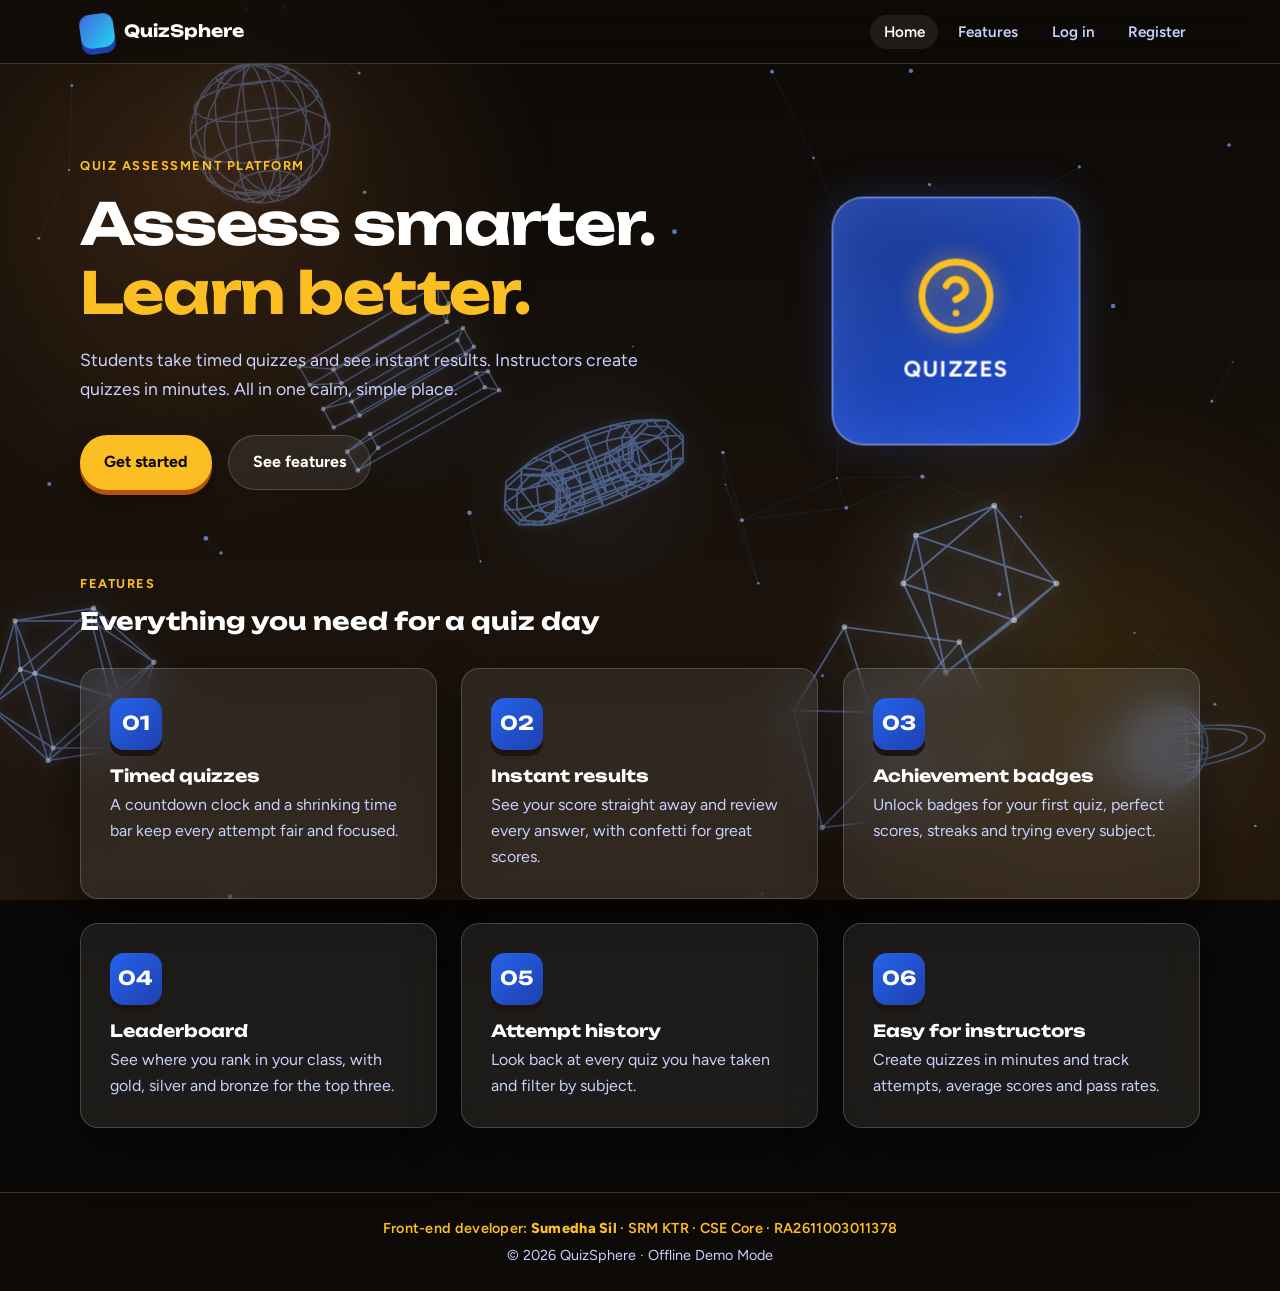
<file: index.html>
<!DOCTYPE html>
<html lang="en">
<head>
  <meta charset="UTF-8">
  <meta name="viewport" content="width=device-width, initial-scale=1.0">
  <title>QuizSphere — Quiz Assessment Platform</title>
  <link rel="preconnect" href="https://fonts.googleapis.com">
  <link href="https://fonts.googleapis.com/css2?family=Figtree:wght@400;600;700&family=Unbounded:wght@500;700&display=swap" rel="stylesheet">
  <link rel="stylesheet" href="css/site.css">
</head>
<body>
  <a class="skip-link" href="#main">Skip to content</a>
  <canvas id="bg-canvas" aria-hidden="true"></canvas>
  <div class="bg-glow" aria-hidden="true"></div>

  <header class="site-header">
    <nav class="container nav-bar" aria-label="Main">
      <a class="logo" href="index.html" data-testid="nav-logo"><span class="logo-cube" aria-hidden="true"></span><span>QuizSphere</span></a>
      <ul class="nav-links">
        <li><a href="index.html" aria-current="page">Home</a></li>
        <li><a href="#features" data-testid="nav-features">Features</a></li>
        <li><a href="login.html" data-testid="nav-login">Log in</a></li>
        <li><a href="register.html" data-testid="nav-register">Register</a></li>
      </ul>
    </nav>
  </header>

  <main id="main">
    <section class="container hero" aria-labelledby="hero-title">
      <div class="reveal">
        <span class="eyebrow">Quiz Assessment Platform</span>
        <h1 id="hero-title">Assess smarter.<br><span class="accent">Learn better.</span></h1>
        <p class="lead" style="margin-top:1.2rem">Students take timed quizzes and see instant results. Instructors create quizzes in minutes. All in one calm, simple place.</p>
        <div class="hero-actions">
          <a class="btn btn-primary" href="login.html" data-testid="get-started-btn">Get started</a>
          <a class="btn btn-ghost" href="#features" data-testid="learn-more-btn">See features</a>
        </div>
      </div>

      <div class="hero-visual reveal">
        <div class="cube-scene" aria-hidden="true">
          <div class="cube3d" data-testid="hero-cube">
            <div class="face f1"><svg viewBox="0 0 24 24"><circle cx="12" cy="12" r="10"/><path d="M9.1 9a3 3 0 0 1 5.8 1c0 2-3 3-3 3"/><path d="M12 17h.01"/></svg><span>Quizzes</span></div>
            <div class="face f2"><svg viewBox="0 0 24 24"><circle cx="12" cy="13" r="8"/><path d="M12 9v4l2 2"/><path d="M9 2h6"/></svg><span>Timer</span></div>
            <div class="face f3"><svg viewBox="0 0 24 24"><circle cx="12" cy="8" r="6"/><path d="M15.5 13 17 22l-5-3-5 3 1.5-9"/></svg><span>Badges</span></div>
            <div class="face f4"><svg viewBox="0 0 24 24"><path d="M6 20V10M12 20V4M18 20v-6"/></svg><span>Rankings</span></div>
            <div class="face f5"><svg viewBox="0 0 24 24"><path d="M3 12a9 9 0 1 0 3-6.7L3 8"/><path d="M3 3v5h5"/><path d="M12 7v5l4 2"/></svg><span>History</span></div>
            <div class="face f6"><svg viewBox="0 0 24 24"><rect x="3" y="3" width="18" height="18" rx="3"/><path d="M12 8v8M8 12h8"/></svg><span>Create</span></div>
          </div>
        </div>
      </div>
    </section>

    <section id="features" class="container" aria-labelledby="features-title">
      <span class="eyebrow">Features</span>
      <h2 id="features-title">Everything you need for a quiz day</h2>
      <div class="feature-grid">
        <article class="glass tilt feature-card reveal" data-testid="feature-timed">
          <div class="feature-icon pop" aria-hidden="true">01</div>
          <h3>Timed quizzes</h3>
          <p>A countdown clock and a shrinking time bar keep every attempt fair and focused.</p>
        </article>
        <article class="glass tilt feature-card reveal" data-testid="feature-results">
          <div class="feature-icon pop" aria-hidden="true">02</div>
          <h3>Instant results</h3>
          <p>See your score straight away and review every answer, with confetti for great scores.</p>
        </article>
        <article class="glass tilt feature-card reveal" data-testid="feature-badges">
          <div class="feature-icon pop" aria-hidden="true">03</div>
          <h3>Achievement badges</h3>
          <p>Unlock badges for your first quiz, perfect scores, streaks and trying every subject.</p>
        </article>
        <article class="glass tilt feature-card reveal" data-testid="feature-leaderboard">
          <div class="feature-icon pop" aria-hidden="true">04</div>
          <h3>Leaderboard</h3>
          <p>See where you rank in your class, with gold, silver and bronze for the top three.</p>
        </article>
        <article class="glass tilt feature-card reveal" data-testid="feature-history">
          <div class="feature-icon pop" aria-hidden="true">05</div>
          <h3>Attempt history</h3>
          <p>Look back at every quiz you have taken and filter by subject.</p>
        </article>
        <article class="glass tilt feature-card reveal" data-testid="feature-instructors">
          <div class="feature-icon pop" aria-hidden="true">06</div>
          <h3>Easy for instructors</h3>
          <p>Create quizzes in minutes and track attempts, average scores and pass rates.</p>
        </article>
      </div>
    </section>
  </main>

  <footer class="site-footer">
    <div class="container">
      <p class="dev-credit" data-testid="dev-credit">Front-end developer: <strong>Sumedha Sil</strong> · SRM KTR · CSE Core · RA2611003011378</p>
      <p>© 2026 QuizSphere · Offline Demo Mode</p>
    </div>
  </footer>

  <script src="js/background.js"></script>
  <script src="js/effects.js"></script>
</body>
</html>
</file>
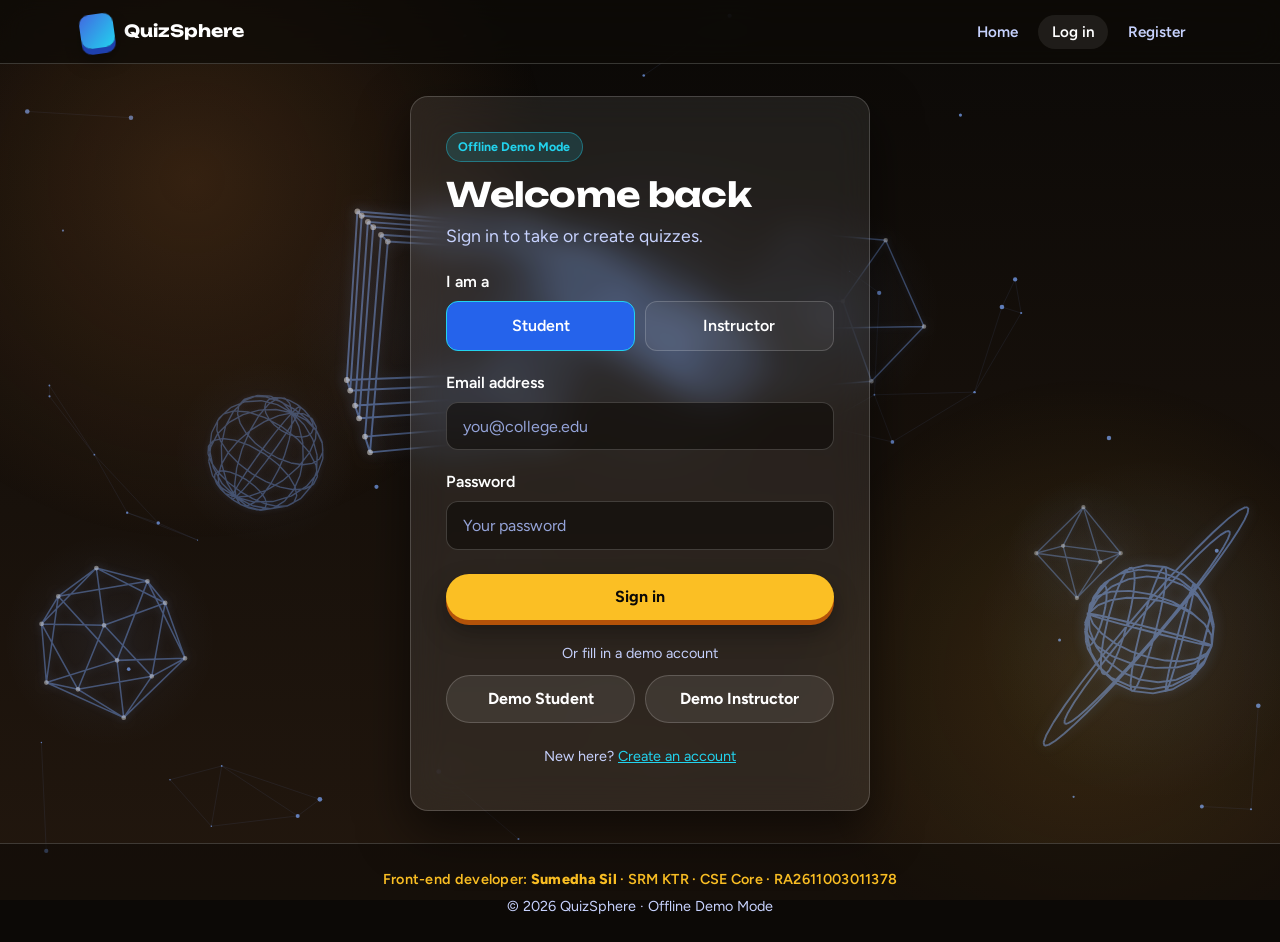
<file: create-quiz.html>
<!DOCTYPE html>
<html lang="en">
<head>
  <meta charset="UTF-8">
  <meta name="viewport" content="width=device-width, initial-scale=1.0">
  <title>Create Quiz — QuizSphere</title>
  <link rel="preconnect" href="https://fonts.googleapis.com">
  <link href="https://fonts.googleapis.com/css2?family=Figtree:wght@400;600;700&family=Unbounded:wght@500;700&display=swap" rel="stylesheet">
  <link rel="stylesheet" href="css/site.css">
</head>
<body>
  <a class="skip-link" href="#main">Skip to content</a>
  <canvas id="bg-canvas" aria-hidden="true"></canvas>
  <div class="bg-glow" aria-hidden="true"></div>

  <header class="site-header">
    <nav class="container nav-bar" aria-label="Main">
      <a class="logo" href="index.html"><span class="logo-cube" aria-hidden="true"></span><span>QuizSphere</span></a>
      <ul class="nav-links">
        <li><a href="instructor-dashboard.html">Dashboard</a></li>
        <li><a href="create-quiz.html" aria-current="page">Create quiz</a></li>
        <li><a href="profile.html" data-testid="nav-profile">Profile</a></li>
        <li><button type="button" id="logout-btn" data-testid="logout-btn">Log out</button></li>
      </ul>
    </nav>
  </header>

  <main id="main" class="container">
    <span class="eyebrow">Instructor</span>
    <h1 style="font-size:clamp(1.7rem,4vw,2.6rem)">Create a new quiz</h1>

    <form id="quiz-form" class="builder" novalidate>
      <section class="glass builder-card" aria-labelledby="details-title">
        <h2 id="details-title">Quiz details</h2>
        <div class="form-group">
          <label for="quiz-title">Quiz title</label>
          <input type="text" id="quiz-title" required maxlength="80" placeholder="e.g. Science Basics" data-testid="quiz-title-input">
        </div>
        <div class="form-group">
          <label for="quiz-desc">Short description</label>
          <input type="text" id="quiz-desc" maxlength="140" placeholder="What is this quiz about?" data-testid="quiz-desc-input">
        </div>
        <div class="form-group">
          <label for="quiz-topic">Subject</label>
          <select id="quiz-topic" data-testid="quiz-topic-select">
            <option value="math">Maths</option>
            <option value="gk">General Knowledge</option>
            <option value="web">Web &amp; Code</option>
            <option value="mix" selected>Mixed</option>
          </select>
        </div>
        <div class="form-group">
          <label for="quiz-minutes">Time limit (minutes)</label>
          <input type="number" id="quiz-minutes" min="1" max="180" value="10" required data-testid="quiz-minutes-input">
        </div>
      </section>

      <div id="question-list" data-testid="question-list"></div>

      <p id="form-error" class="form-error" role="alert" data-testid="create-quiz-error"></p>

      <div class="builder-actions">
        <button type="button" class="btn btn-ghost" id="add-question" data-testid="add-question-btn">+ Add question</button>
        <button type="submit" class="btn btn-primary" data-testid="save-quiz-btn">Save quiz</button>
      </div>
    </form>
  </main>

  <footer class="site-footer">
    <div class="container">
      <p class="dev-credit" data-testid="dev-credit">Front-end developer: <strong>Sumedha Sil</strong> · SRM KTR · CSE Core · RA2611003011378</p>
      <p>© 2026 QuizSphere · Offline Demo Mode</p>
    </div>
  </footer>

  <script src="js/background.js"></script>
  <script src="js/effects.js"></script>
  <script src="js/data.js"></script>
  <script src="js/create-quiz.js"></script>
</body>
</html>
</file>
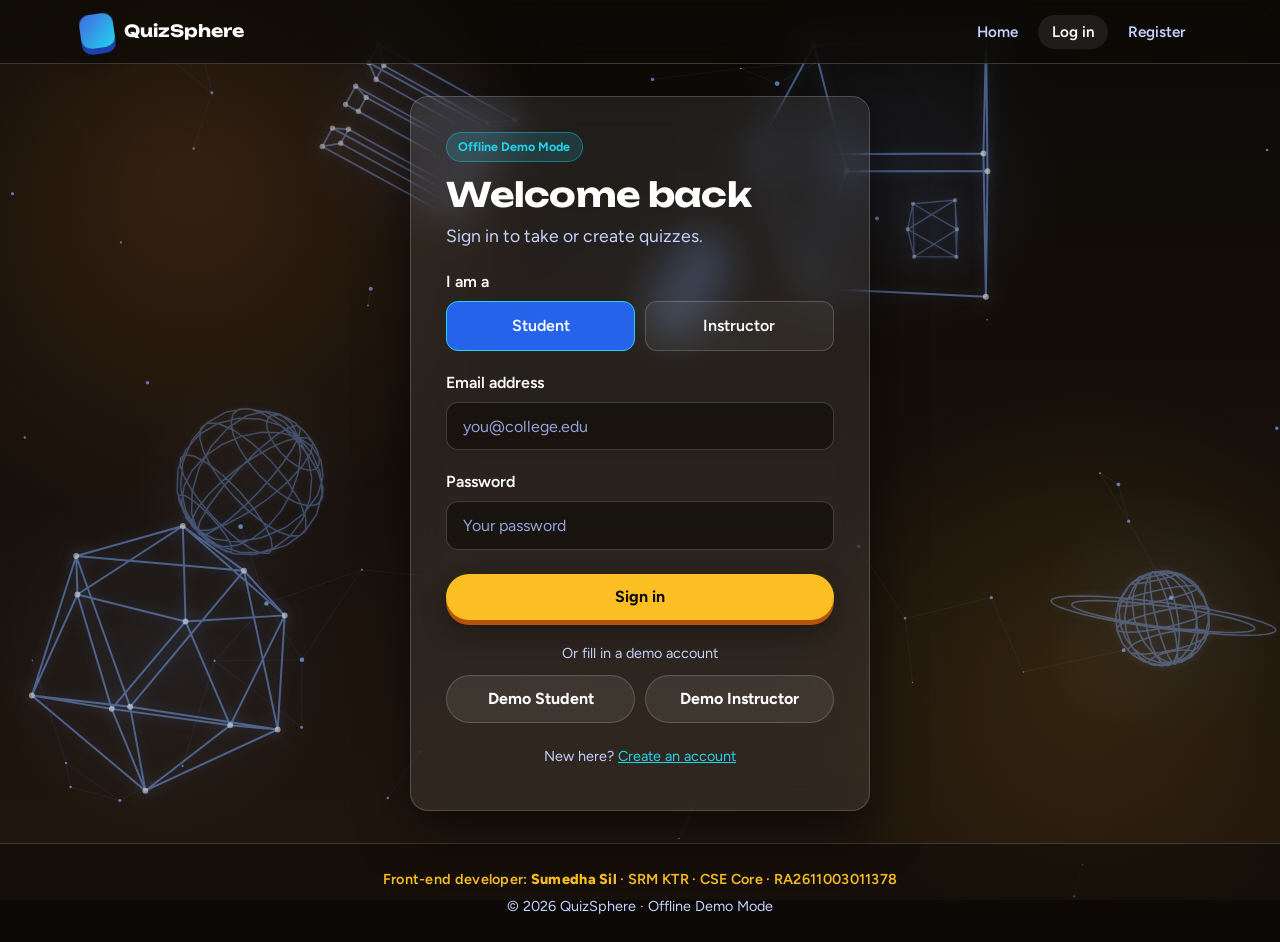
<file: history.html>
<!DOCTYPE html>
<html lang="en">
<head>
  <meta charset="UTF-8">
  <meta name="viewport" content="width=device-width, initial-scale=1.0">
  <title>Attempt history — QuizSphere</title>
  <link rel="preconnect" href="https://fonts.googleapis.com">
  <link href="https://fonts.googleapis.com/css2?family=Figtree:wght@400;600;700&family=Unbounded:wght@500;700&display=swap" rel="stylesheet">
  <link rel="stylesheet" href="css/site.css">
</head>
<body>
  <a class="skip-link" href="#main">Skip to content</a>
  <canvas id="bg-canvas" aria-hidden="true"></canvas>
  <div class="bg-glow" aria-hidden="true"></div>

  <header class="site-header">
    <nav class="container nav-bar" aria-label="Main">
      <a class="logo" href="index.html"><span class="logo-cube" aria-hidden="true"></span><span>QuizSphere</span></a>
      <ul class="nav-links">
        <li><a href="student-dashboard.html">Dashboard</a></li>
        <li><a href="history.html" aria-current="page">History</a></li>
        <li><a href="leaderboard.html" data-testid="nav-leaderboard">Leaderboard</a></li>
        <li><a href="profile.html" data-testid="nav-profile">Profile</a></li>
        <li><button type="button" id="logout-btn" data-testid="logout-btn">Log out</button></li>
      </ul>
    </nav>
  </header>

  <main id="main" class="container">
    <span class="eyebrow">Student</span>
    <h1 style="font-size:clamp(1.7rem,4vw,2.6rem)">Attempt history</h1>

    <div class="topic-chips" role="group" aria-label="Filter by subject" id="filters">
      <button type="button" class="chip" data-topic="all" aria-pressed="true" data-testid="filter-all">All</button>
      <button type="button" class="chip" data-topic="math" aria-pressed="false" data-testid="filter-math"><span class="chip-dot" style="background:#fbbf24" aria-hidden="true"></span>Maths</button>
      <button type="button" class="chip" data-topic="gk" aria-pressed="false" data-testid="filter-gk"><span class="chip-dot" style="background:#34d399" aria-hidden="true"></span>General Knowledge</button>
      <button type="button" class="chip" data-topic="web" aria-pressed="false" data-testid="filter-web"><span class="chip-dot" style="background:#22d3ee" aria-hidden="true"></span>Web &amp; Code</button>
      <button type="button" class="chip" data-topic="mix" aria-pressed="false" data-testid="filter-mix"><span class="chip-dot" style="background:#93b4ff" aria-hidden="true"></span>Mixed</button>
    </div>

    <p class="hint" id="history-count" aria-live="polite" data-testid="history-count" style="margin-top:1.2rem"></p>
    <ul class="attempt-list" id="history-list" data-testid="history-list"></ul>
  </main>

  <footer class="site-footer">
    <div class="container">
      <p class="dev-credit" data-testid="dev-credit">Front-end developer: <strong>Sumedha Sil</strong> · SRM KTR · CSE Core · RA2611003011378</p>
      <p>© 2026 QuizSphere · Offline Demo Mode</p>
    </div>
  </footer>

  <script src="js/background.js"></script>
  <script src="js/effects.js"></script>
  <script src="js/data.js"></script>
  <script src="js/history.js"></script>
</body>
</html>
</file>
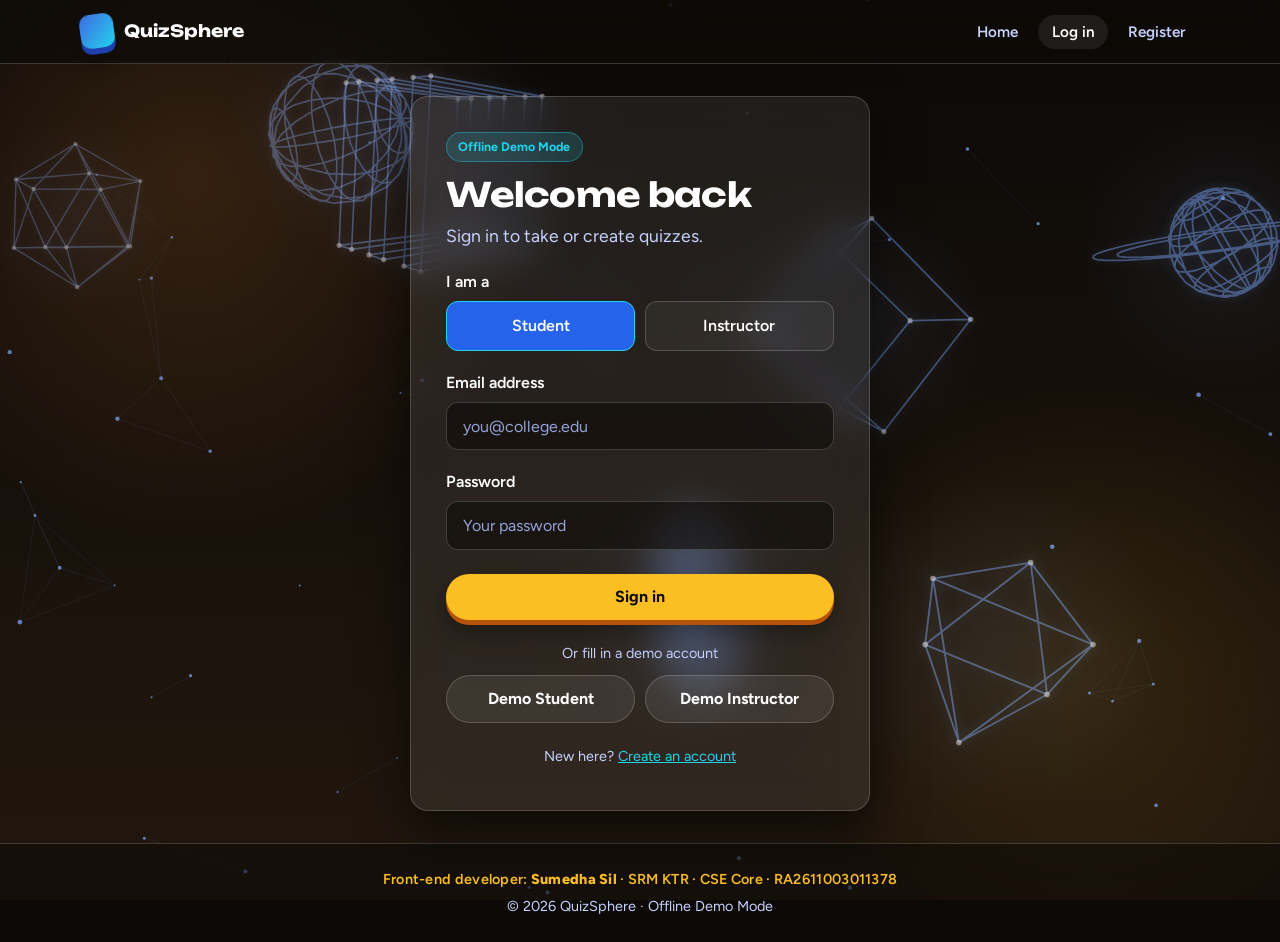
<file: instructor-dashboard.html>
<!DOCTYPE html>
<html lang="en">
<head>
  <meta charset="UTF-8">
  <meta name="viewport" content="width=device-width, initial-scale=1.0">
  <title>Instructor Dashboard — QuizSphere</title>
  <link rel="preconnect" href="https://fonts.googleapis.com">
  <link href="https://fonts.googleapis.com/css2?family=Figtree:wght@400;600;700&family=Unbounded:wght@500;700&display=swap" rel="stylesheet">
  <link rel="stylesheet" href="css/site.css">
</head>
<body>
  <a class="skip-link" href="#main">Skip to content</a>
  <canvas id="bg-canvas" aria-hidden="true"></canvas>
  <div class="bg-glow" aria-hidden="true"></div>

  <header class="site-header">
    <nav class="container nav-bar" aria-label="Main">
      <a class="logo" href="index.html"><span class="logo-cube" aria-hidden="true"></span><span>QuizSphere</span></a>
      <ul class="nav-links">
        <li><a href="instructor-dashboard.html" aria-current="page">Dashboard</a></li>
        <li><a href="create-quiz.html" data-testid="nav-create-quiz">Create quiz</a></li>
        <li><a href="leaderboard.html" data-testid="nav-leaderboard">Leaderboard</a></li>
        <li><a href="profile.html" data-testid="nav-profile">Profile</a></li>
        <li><button type="button" id="logout-btn" data-testid="logout-btn">Log out</button></li>
      </ul>
    </nav>
  </header>

  <main id="main" class="container">
    <div class="dash-head reveal">
      <div>
        <span class="eyebrow">Instructor dashboard</span>
        <h1 id="welcome" data-testid="welcome-heading">Welcome</h1>
      </div>
      <a class="btn btn-primary" href="create-quiz.html" data-testid="create-quiz-btn">+ Create quiz</a>
    </div>

    <section class="stat-grid" aria-label="Summary">
      <article class="glass tilt stat-card">
        <p class="stat-label">Total quizzes</p>
        <p class="stat-value pop" id="stat-quizzes" data-testid="stat-quizzes">0</p>
      </article>
      <article class="glass tilt stat-card">
        <p class="stat-label">Total attempts</p>
        <p class="stat-value pop" id="stat-attempts" data-testid="stat-attempts">0</p>
      </article>
      <article class="glass tilt stat-card">
        <p class="stat-label">Average score</p>
        <p class="stat-value pop" id="stat-average" data-testid="stat-average">–</p>
      </article>
      <article class="glass tilt stat-card">
        <p class="stat-label">Pass rate</p>
        <p class="stat-value pop" id="stat-pass" data-testid="stat-pass-rate">–</p>
      </article>
    </section>

    <section aria-labelledby="table-title">
      <h2 id="table-title">Quizzes and participation</h2>
      <div class="glass table-wrap">
        <table class="data-table" data-testid="quiz-table">
          <caption class="sr-only">Each quiz with number of attempts, average score and pass rate</caption>
          <thead>
            <tr>
              <th scope="col">Quiz</th>
              <th scope="col">Subject</th>
              <th scope="col">Questions</th>
              <th scope="col">Time</th>
              <th scope="col">Attempts</th>
              <th scope="col">Average</th>
              <th scope="col">Pass rate</th>
            </tr>
          </thead>
          <tbody id="quiz-rows"></tbody>
        </table>
      </div>
    </section>
  </main>

  <footer class="site-footer">
    <div class="container">
      <p class="dev-credit" data-testid="dev-credit">Front-end developer: <strong>Sumedha Sil</strong> · SRM KTR · CSE Core · RA2611003011378</p>
      <p>© 2026 QuizSphere · Offline Demo Mode</p>
    </div>
  </footer>

  <script src="js/background.js"></script>
  <script src="js/effects.js"></script>
  <script src="js/data.js"></script>
  <script src="js/instructor.js"></script>
</body>
</html>
</file>
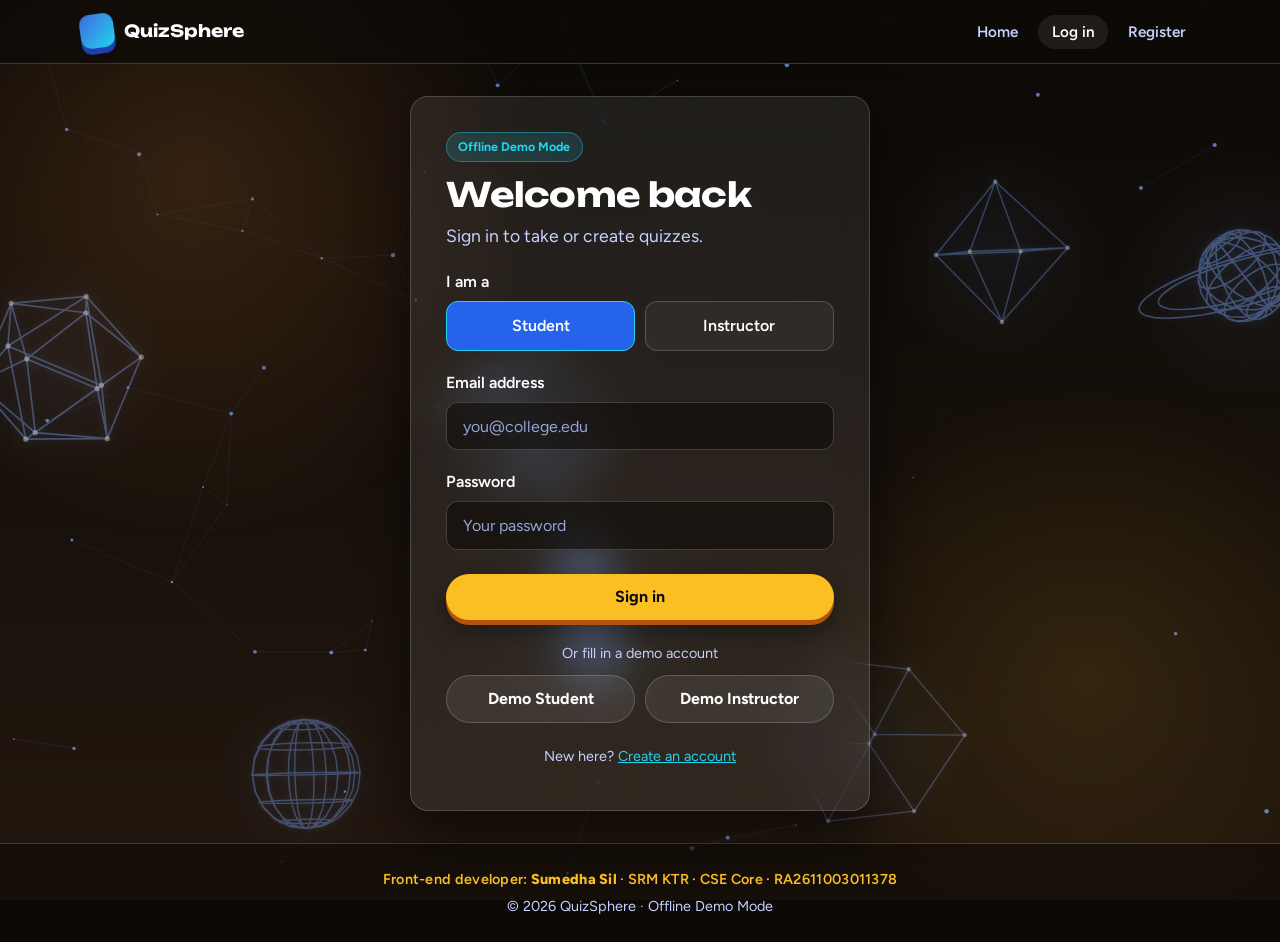
<file: leaderboard.html>
<!DOCTYPE html>
<html lang="en">
<head>
  <meta charset="UTF-8">
  <meta name="viewport" content="width=device-width, initial-scale=1.0">
  <title>Leaderboard — QuizSphere</title>
  <link rel="preconnect" href="https://fonts.googleapis.com">
  <link href="https://fonts.googleapis.com/css2?family=Figtree:wght@400;600;700&family=Unbounded:wght@500;700&display=swap" rel="stylesheet">
  <link rel="stylesheet" href="css/site.css">
</head>
<body>
  <a class="skip-link" href="#main">Skip to content</a>
  <canvas id="bg-canvas" aria-hidden="true"></canvas>
  <div class="bg-glow" aria-hidden="true"></div>

  <header class="site-header">
    <nav class="container nav-bar" aria-label="Main">
      <a class="logo" href="index.html"><span class="logo-cube" aria-hidden="true"></span><span>QuizSphere</span></a>
      <ul class="nav-links">
        <li><a href="student-dashboard.html" id="nav-dashboard" data-testid="nav-dashboard">Dashboard</a></li>
        <li id="nav-history-item"><a href="history.html" data-testid="nav-history">History</a></li>
        <li><a href="leaderboard.html" aria-current="page" data-testid="nav-leaderboard">Leaderboard</a></li>
        <li><a href="profile.html" data-testid="nav-profile">Profile</a></li>
        <li><button type="button" id="logout-btn" data-testid="logout-btn">Log out</button></li>
      </ul>
    </nav>
  </header>

  <main id="main" class="container">
    <span class="eyebrow">Class rankings</span>
    <h1 style="font-size:clamp(1.7rem,4vw,2.6rem)">Leaderboard</h1>
    <p class="hint">Ranked by average score. Names marked "sample" are demo classmates.</p>

    <section aria-labelledby="podium-title">
      <h2 id="podium-title" class="sr-only">Top three students</h2>
      <ol class="podium" id="podium" data-testid="podium"></ol>
    </section>

    <section aria-labelledby="rest-title">
      <h2 id="rest-title">Everyone else</h2>
      <ol class="rank-list" id="rank-list" start="4" data-testid="rank-list"></ol>
    </section>
  </main>

  <footer class="site-footer">
    <div class="container">
      <p class="dev-credit" data-testid="dev-credit">Front-end developer: <strong>Sumedha Sil</strong> · SRM KTR · CSE Core · RA2611003011378</p>
      <p>© 2026 QuizSphere · Offline Demo Mode</p>
    </div>
  </footer>

  <script src="js/background.js"></script>
  <script src="js/effects.js"></script>
  <script src="js/data.js"></script>
  <script src="js/leaderboard.js"></script>
</body>
</html>
</file>
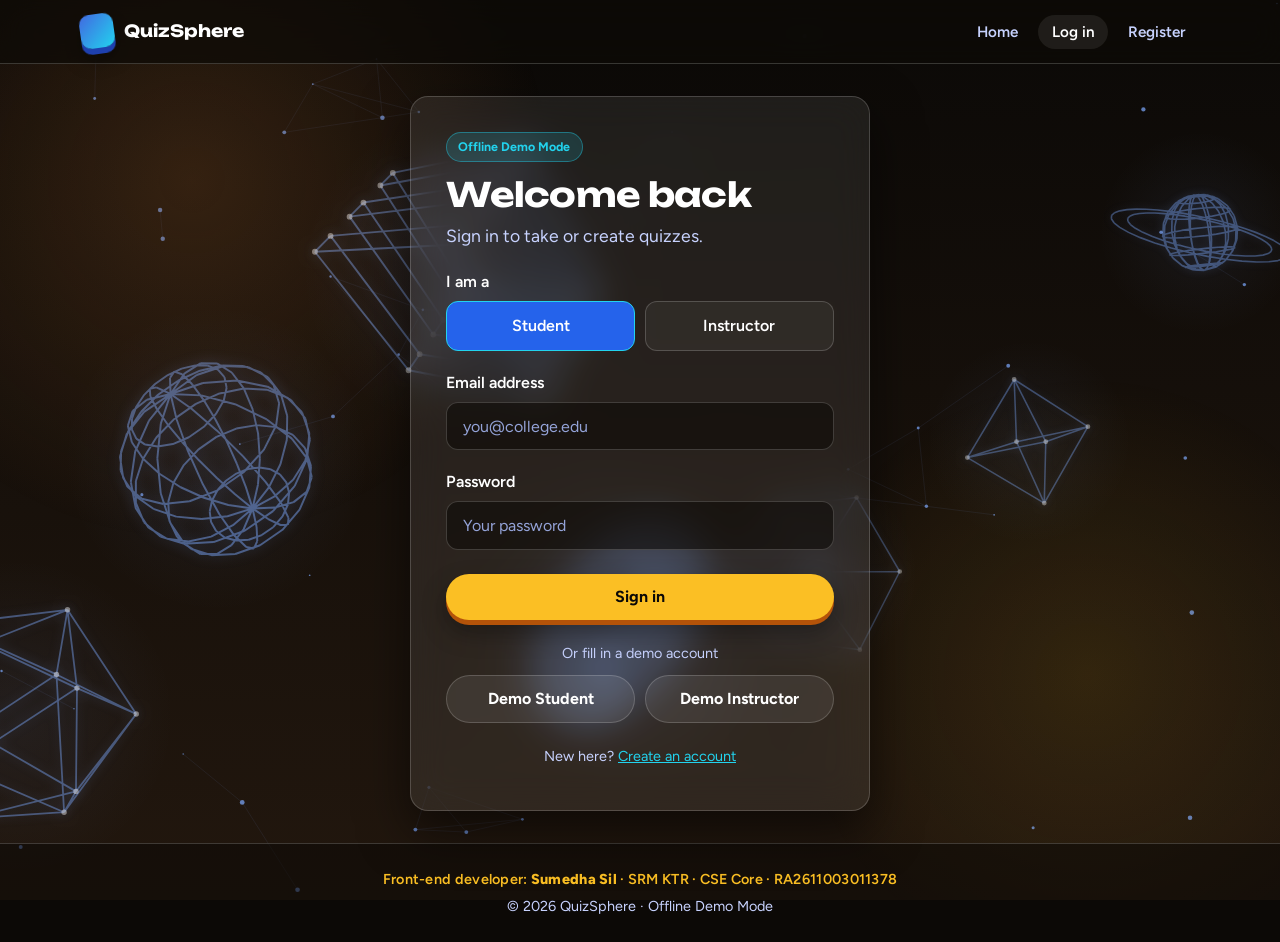
<file: login.html>
<!DOCTYPE html>
<html lang="en">
<head>
  <meta charset="UTF-8">
  <meta name="viewport" content="width=device-width, initial-scale=1.0">
  <title>Log in — QuizSphere</title>
  <link rel="preconnect" href="https://fonts.googleapis.com">
  <link href="https://fonts.googleapis.com/css2?family=Figtree:wght@400;600;700&family=Unbounded:wght@500;700&display=swap" rel="stylesheet">
  <link rel="stylesheet" href="css/site.css">
</head>
<body>
  <a class="skip-link" href="#main">Skip to content</a>
  <canvas id="bg-canvas" aria-hidden="true"></canvas>
  <div class="bg-glow" aria-hidden="true"></div>

  <header class="site-header">
    <nav class="container nav-bar" aria-label="Main">
      <a class="logo" href="index.html"><span class="logo-cube" aria-hidden="true"></span><span>QuizSphere</span></a>
      <ul class="nav-links">
        <li><a href="index.html">Home</a></li>
        <li><a href="login.html" aria-current="page">Log in</a></li>
        <li><a href="register.html" data-testid="nav-register">Register</a></li>
      </ul>
    </nav>
  </header>

  <main id="main" class="container auth-wrap">
    <section class="glass tilt auth-card" aria-labelledby="login-title">
      <span class="badge">Offline Demo Mode</span>
      <h1 id="login-title" style="margin-top:.8rem">Welcome back</h1>
      <p class="lead">Sign in to take or create quizzes.</p>

      <form id="login-form" novalidate>
        <fieldset>
          <legend>I am a</legend>
          <div class="role-toggle">
            <input type="radio" id="role-student" name="role" value="student" checked>
            <label for="role-student" data-testid="role-student">Student</label>
            <input type="radio" id="role-instructor" name="role" value="instructor">
            <label for="role-instructor" data-testid="role-instructor">Instructor</label>
          </div>
        </fieldset>

        <div class="form-group">
          <label for="email">Email address</label>
          <input type="email" id="email" name="email" autocomplete="email" placeholder="you@college.edu" required data-testid="login-email-input">
        </div>
        <div class="form-group">
          <label for="password">Password</label>
          <input type="password" id="password" name="password" autocomplete="current-password" placeholder="Your password" required data-testid="login-password-input">
        </div>

        <p id="form-error" class="form-error" role="alert" data-testid="login-error"></p>

        <button type="submit" class="btn btn-primary btn-block" style="margin-top:1.5rem" data-testid="login-submit-btn">Sign in</button>
      </form>

      <p class="divider">Or fill in a demo account</p>
      <div class="demo-row">
        <button type="button" class="btn btn-ghost" id="demo-student" data-testid="demo-student-btn">Demo Student</button>
        <button type="button" class="btn btn-ghost" id="demo-instructor" data-testid="demo-instructor-btn">Demo Instructor</button>
      </div>
      <p class="divider">New here? <a href="register.html" data-testid="register-link">Create an account</a></p>
    </section>
  </main>

  <footer class="site-footer">
    <div class="container">
      <p class="dev-credit" data-testid="dev-credit">Front-end developer: <strong>Sumedha Sil</strong> · SRM KTR · CSE Core · RA2611003011378</p>
      <p>© 2026 QuizSphere · Offline Demo Mode</p>
    </div>
  </footer>

  <script src="js/background.js"></script>
  <script src="js/effects.js"></script>
  <script src="js/data.js"></script>
  <script src="js/login.js"></script>
</body>
</html>
</file>
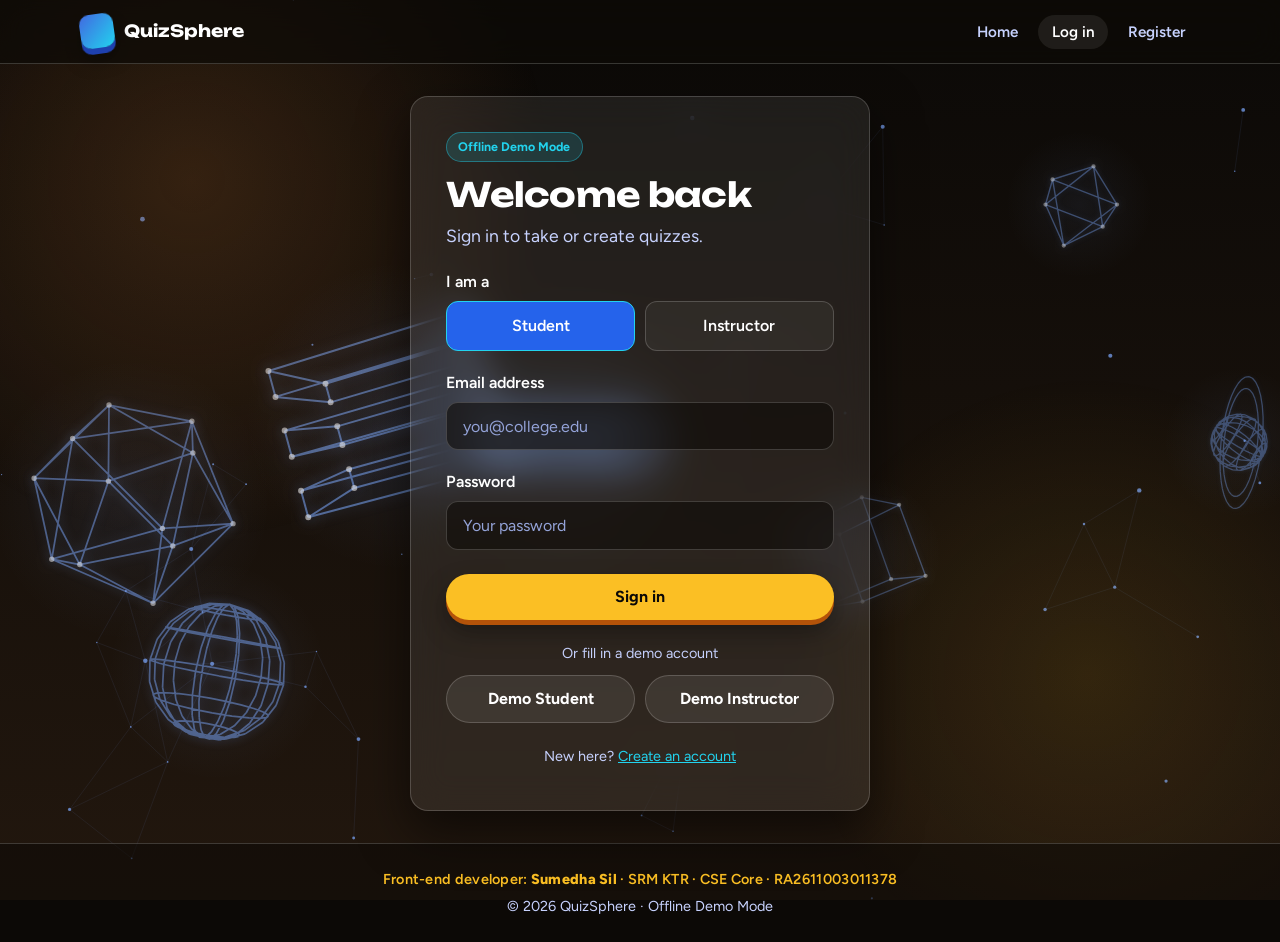
<file: profile.html>
<!DOCTYPE html>
<html lang="en">
<head>
  <meta charset="UTF-8">
  <meta name="viewport" content="width=device-width, initial-scale=1.0">
  <title>Your profile — QuizSphere</title>
  <link rel="preconnect" href="https://fonts.googleapis.com">
  <link href="https://fonts.googleapis.com/css2?family=Figtree:wght@400;600;700&family=Unbounded:wght@500;700&display=swap" rel="stylesheet">
  <link rel="stylesheet" href="css/site.css">
</head>
<body>
  <a class="skip-link" href="#main">Skip to content</a>
  <canvas id="bg-canvas" aria-hidden="true"></canvas>
  <div class="bg-glow" aria-hidden="true"></div>

  <header class="site-header">
    <nav class="container nav-bar" aria-label="Main">
      <a class="logo" href="index.html"><span class="logo-cube" aria-hidden="true"></span><span>QuizSphere</span></a>
      <ul class="nav-links">
        <li><a href="student-dashboard.html" id="nav-dashboard" data-testid="nav-dashboard">Dashboard</a></li>
        <li><a href="profile.html" aria-current="page" data-testid="nav-profile">Profile</a></li>
        <li><button type="button" id="logout-btn" data-testid="logout-btn">Log out</button></li>
      </ul>
    </nav>
  </header>

  <main id="main" class="container auth-wrap">
    <section class="glass auth-card" aria-labelledby="profile-title">
      <div class="profile-head">
        <span class="profile-avatar" id="profile-avatar" aria-hidden="true" data-testid="profile-avatar"></span>
        <div>
          <h1 id="profile-title">Your profile</h1>
          <span class="badge" id="profile-role" data-testid="profile-role">Student</span>
        </div>
      </div>

      <dl class="profile-info">
        <dt>Email</dt>
        <dd id="profile-email" data-testid="profile-email"></dd>
      </dl>

      <form id="profile-form" novalidate>
        <div class="form-group">
          <label for="profile-name">Display name</label>
          <input type="text" id="profile-name" autocomplete="name" maxlength="60" required data-testid="profile-name-input">
        </div>
        <p id="form-error" class="form-error" role="alert" data-testid="profile-error"></p>
        <p id="form-success" class="form-success" role="status" data-testid="profile-success"></p>
        <button type="submit" class="btn btn-primary btn-block" style="margin-top:1.5rem" data-testid="profile-save-btn">Save name</button>
      </form>
    </section>
  </main>

  <footer class="site-footer">
    <div class="container">
      <p class="dev-credit" data-testid="dev-credit">Front-end developer: <strong>Sumedha Sil</strong> · SRM KTR · CSE Core · RA2611003011378</p>
      <p>© 2026 QuizSphere · Offline Demo Mode</p>
    </div>
  </footer>

  <script src="js/background.js"></script>
  <script src="js/effects.js"></script>
  <script src="js/data.js"></script>
  <script src="js/profile.js"></script>
</body>
</html>
</file>
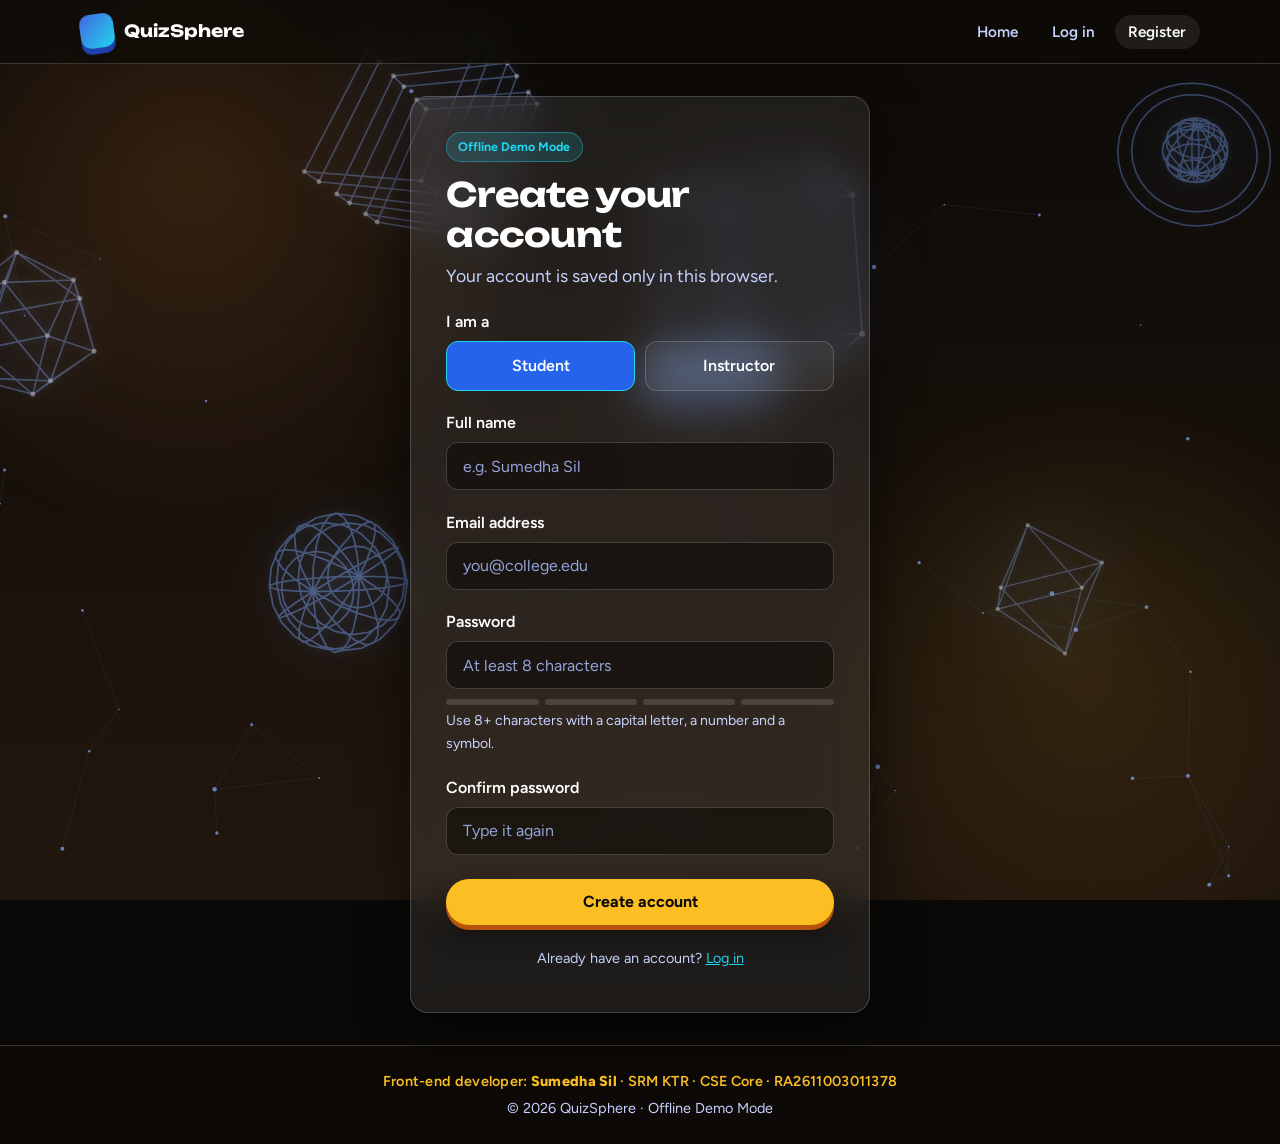
<file: register.html>
<!DOCTYPE html>
<html lang="en">
<head>
  <meta charset="UTF-8">
  <meta name="viewport" content="width=device-width, initial-scale=1.0">
  <title>Create account — QuizSphere</title>
  <link rel="preconnect" href="https://fonts.googleapis.com">
  <link href="https://fonts.googleapis.com/css2?family=Figtree:wght@400;600;700&family=Unbounded:wght@500;700&display=swap" rel="stylesheet">
  <link rel="stylesheet" href="css/site.css">
</head>
<body>
  <a class="skip-link" href="#main">Skip to content</a>
  <canvas id="bg-canvas" aria-hidden="true"></canvas>
  <div class="bg-glow" aria-hidden="true"></div>

  <header class="site-header">
    <nav class="container nav-bar" aria-label="Main">
      <a class="logo" href="index.html"><span class="logo-cube" aria-hidden="true"></span><span>QuizSphere</span></a>
      <ul class="nav-links">
        <li><a href="index.html">Home</a></li>
        <li><a href="login.html">Log in</a></li>
        <li><a href="register.html" aria-current="page">Register</a></li>
      </ul>
    </nav>
  </header>

  <main id="main" class="container auth-wrap">
    <section class="glass auth-card" aria-labelledby="register-title">
      <span class="badge">Offline Demo Mode</span>
      <h1 id="register-title" style="margin-top:.8rem">Create your account</h1>
      <p class="lead">Your account is saved only in this browser.</p>

      <form id="register-form" novalidate>
        <fieldset>
          <legend>I am a</legend>
          <div class="role-toggle">
            <input type="radio" id="role-student" name="role" value="student" checked>
            <label for="role-student" data-testid="register-role-student">Student</label>
            <input type="radio" id="role-instructor" name="role" value="instructor">
            <label for="role-instructor" data-testid="register-role-instructor">Instructor</label>
          </div>
        </fieldset>

        <div class="form-group">
          <label for="name">Full name</label>
          <input type="text" id="name" autocomplete="name" maxlength="60" placeholder="e.g. Sumedha Sil" required data-testid="register-name-input">
        </div>
        <div class="form-group">
          <label for="email">Email address</label>
          <input type="email" id="email" autocomplete="email" placeholder="you@college.edu" required data-testid="register-email-input">
        </div>
        <div class="form-group">
          <label for="password">Password</label>
          <input type="password" id="password" autocomplete="new-password" placeholder="At least 8 characters" required aria-describedby="strength-text" data-testid="register-password-input">
          <div class="strength" id="strength" data-level="0" aria-hidden="true" data-testid="strength-meter">
            <span></span><span></span><span></span><span></span>
          </div>
          <p class="strength-text" id="strength-text" aria-live="polite" data-testid="strength-text">Use 8+ characters with a capital letter, a number and a symbol.</p>
        </div>
        <div class="form-group">
          <label for="confirm">Confirm password</label>
          <input type="password" id="confirm" autocomplete="new-password" placeholder="Type it again" required data-testid="register-confirm-input">
        </div>

        <p id="form-error" class="form-error" role="alert" data-testid="register-error"></p>

        <button type="submit" class="btn btn-primary btn-block" style="margin-top:1.5rem" data-testid="register-submit-btn">Create account</button>
      </form>
      <p class="divider">Already have an account? <a href="login.html" data-testid="login-link">Log in</a></p>
    </section>
  </main>

  <footer class="site-footer">
    <div class="container">
      <p class="dev-credit" data-testid="dev-credit">Front-end developer: <strong>Sumedha Sil</strong> · SRM KTR · CSE Core · RA2611003011378</p>
      <p>© 2026 QuizSphere · Offline Demo Mode</p>
    </div>
  </footer>

  <script src="js/background.js"></script>
  <script src="js/effects.js"></script>
  <script src="js/data.js"></script>
  <script src="js/register.js"></script>
</body>
</html>
</file>
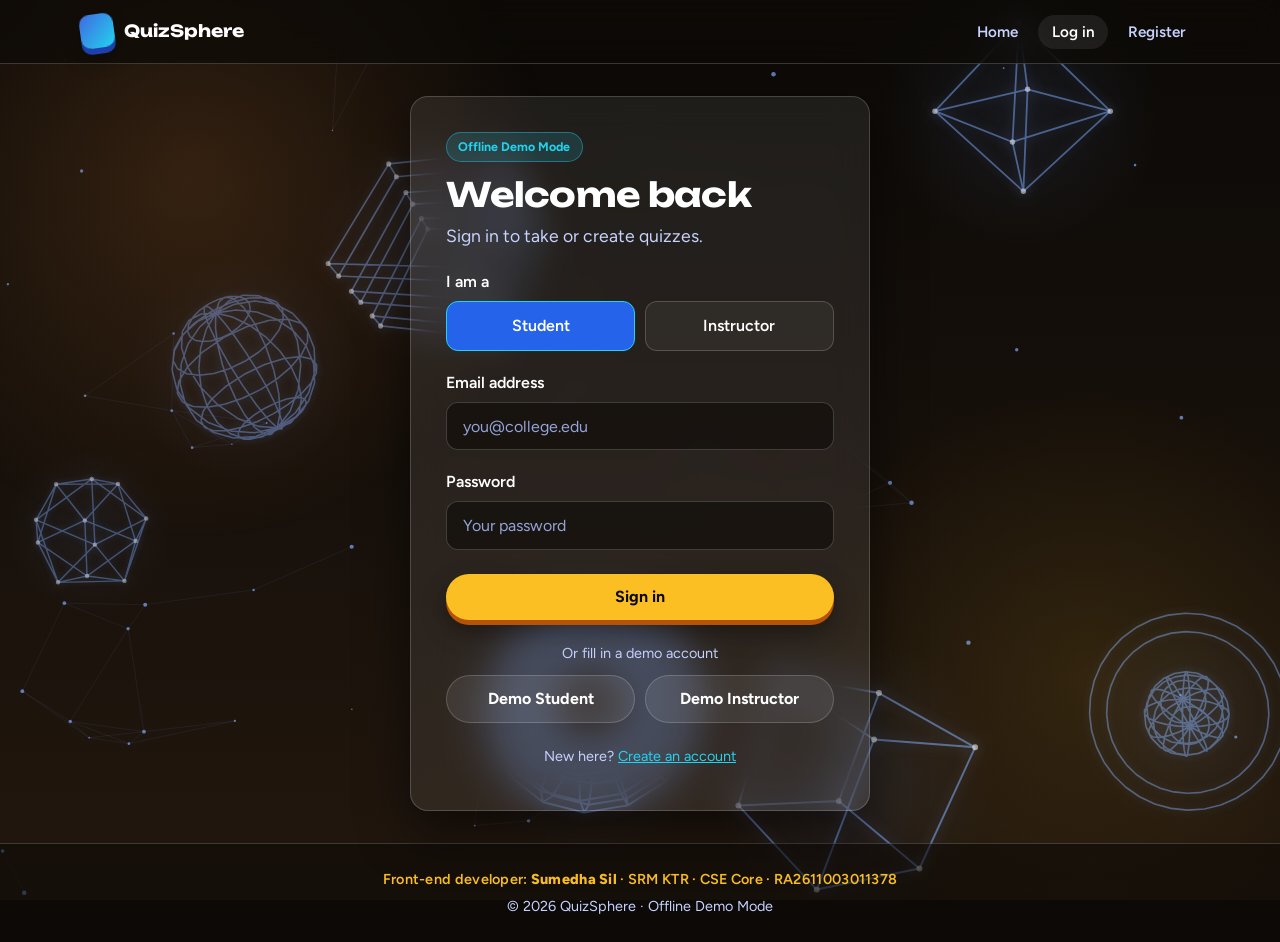
<file: results.html>
<!DOCTYPE html>
<html lang="en">
<head>
  <meta charset="UTF-8">
  <meta name="viewport" content="width=device-width, initial-scale=1.0">
  <title>Results — QuizSphere</title>
  <link rel="preconnect" href="https://fonts.googleapis.com">
  <link href="https://fonts.googleapis.com/css2?family=Figtree:wght@400;600;700&family=Unbounded:wght@500;700&display=swap" rel="stylesheet">
  <link rel="stylesheet" href="css/site.css">
</head>
<body>
  <a class="skip-link" href="#main">Skip to content</a>
  <canvas id="bg-canvas" aria-hidden="true"></canvas>
  <div class="bg-glow" aria-hidden="true"></div>

  <header class="site-header">
    <nav class="container nav-bar" aria-label="Main">
      <a class="logo" href="index.html"><span class="logo-cube" aria-hidden="true"></span><span>QuizSphere</span></a>
      <ul class="nav-links">
        <li><a href="student-dashboard.html">Dashboard</a></li>
        <li><a href="history.html" data-testid="nav-history">History</a></li>
        <li><a href="leaderboard.html" data-testid="nav-leaderboard">Leaderboard</a></li>
        <li><a href="profile.html" data-testid="nav-profile">Profile</a></li>
        <li><button type="button" id="logout-btn" data-testid="logout-btn">Log out</button></li>
      </ul>
    </nav>
  </header>

  <main id="main" class="container">
    <section class="glass tilt result-hero reveal" aria-labelledby="result-title">
      <div class="score-ring pop" role="img" id="score-ring" aria-label="Score">
        <svg viewBox="0 0 120 120" aria-hidden="true">
          <circle class="ring-bg" cx="60" cy="60" r="52"></circle>
          <circle class="ring-fill" id="ring-fill" cx="60" cy="60" r="52"></circle>
        </svg>
        <div class="ring-text" id="ring-text" data-testid="score-percent">0%</div>
      </div>
      <div>
        <span class="pass-label" id="pass-label" data-testid="pass-label">Result</span>
        <h1 id="result-title" style="font-size:clamp(1.6rem,4vw,2.4rem)" data-testid="result-quiz-title">Quiz</h1>
        <p class="lead" id="result-summary" data-testid="result-summary"></p>
        <div class="result-actions">
          <a class="btn btn-primary" href="student-dashboard.html" data-testid="back-dashboard-btn">Back to dashboard</a>
          <a class="btn btn-ghost" id="retry-btn" href="#" data-testid="retry-quiz-btn">Try again</a>
        </div>
      </div>
    </section>

    <section class="glass trophy-section" id="trophy-section" hidden aria-labelledby="trophy-title" data-testid="trophy-section">
      <div class="trophy-scene" aria-hidden="true"><div class="trophy3d" id="trophy3d"></div></div>
      <div>
        <span class="eyebrow">Perfect score</span>
        <h2 id="trophy-title">You earned the gold trophy!</h2>
        <p class="lead" style="margin-top:.5rem">Every single answer was correct. Brilliant work.</p>
      </div>
    </section>

    <section class="glass new-badges" id="new-badges" aria-labelledby="new-badges-title" data-testid="badge-showcase">
      <span class="eyebrow" id="new-badges-eyebrow">Badge showcase</span>
      <h2 id="new-badges-title" data-testid="badge-showcase-title">Your badges</h2>
      <p class="hint" id="showcase-count" data-testid="showcase-count"></p>
      <div class="badge-grid" id="new-badge-grid" data-testid="showcase-grid"></div>
    </section>

    <section aria-labelledby="review-title" style="margin-top:3rem">
      <h2 id="review-title">Review your answers</h2>
      <ol class="review-list" id="review-list" data-testid="review-list"></ol>
    </section>
  </main>

  <footer class="site-footer">
    <div class="container">
      <p class="dev-credit" data-testid="dev-credit">Front-end developer: <strong>Sumedha Sil</strong> · SRM KTR · CSE Core · RA2611003011378</p>
      <p>© 2026 QuizSphere · Offline Demo Mode</p>
    </div>
  </footer>

  <script src="js/background.js"></script>
  <script src="js/effects.js"></script>
  <script src="js/data.js"></script>
  <script src="js/confetti.js"></script>
  <script src="js/trophy.js"></script>
  <script src="js/badges.js"></script>
  <script src="js/results.js"></script>
</body>
</html>
</file>
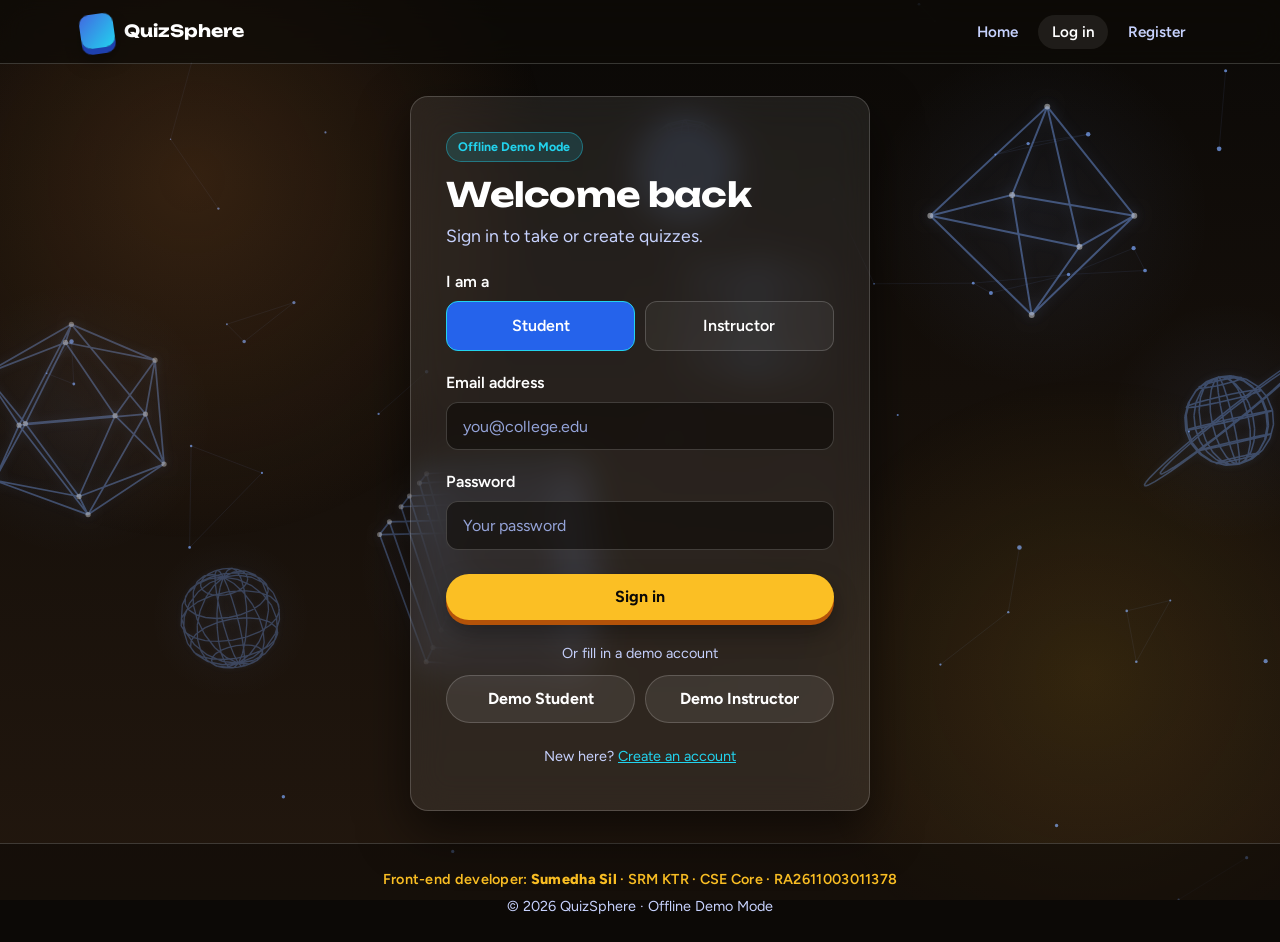
<file: student-dashboard.html>
<!DOCTYPE html>
<html lang="en">
<head>
  <meta charset="UTF-8">
  <meta name="viewport" content="width=device-width, initial-scale=1.0">
  <title>Dashboard — QuizSphere</title>
  <link rel="preconnect" href="https://fonts.googleapis.com">
  <link href="https://fonts.googleapis.com/css2?family=Figtree:wght@400;600;700&family=Unbounded:wght@500;700&display=swap" rel="stylesheet">
  <link rel="stylesheet" href="css/site.css">
</head>
<body>
  <a class="skip-link" href="#main">Skip to content</a>
  <canvas id="bg-canvas" aria-hidden="true"></canvas>
  <div class="bg-glow" aria-hidden="true"></div>

  <header class="site-header">
    <nav class="container nav-bar" aria-label="Main">
      <a class="logo" href="index.html"><span class="logo-cube" aria-hidden="true"></span><span>QuizSphere</span></a>
      <ul class="nav-links">
        <li><a href="student-dashboard.html" aria-current="page">Dashboard</a></li>
        <li><a href="history.html" data-testid="nav-history">History</a></li>
        <li><a href="leaderboard.html" data-testid="nav-leaderboard">Leaderboard</a></li>
        <li><a href="profile.html" data-testid="nav-profile">Profile</a></li>
        <li><button type="button" id="logout-btn" data-testid="logout-btn">Log out</button></li>
      </ul>
    </nav>
  </header>

  <main id="main" class="container">
    <div class="dash-head reveal">
      <div>
        <span class="eyebrow">Student dashboard</span>
        <h1 id="welcome" data-testid="welcome-heading">Welcome</h1>
      </div>
      <span class="badge">Offline Demo Mode</span>
    </div>

    <section class="stat-grid" aria-label="Your summary">
      <article class="glass tilt stat-card">
        <p class="stat-label">Quizzes available</p>
        <p class="stat-value pop" id="stat-available" data-testid="stat-available">0</p>
      </article>
      <article class="glass tilt stat-card">
        <p class="stat-label">Quizzes taken</p>
        <p class="stat-value pop" id="stat-taken" data-testid="stat-taken">0</p>
      </article>
      <article class="glass tilt stat-card">
        <p class="stat-label">Average score</p>
        <p class="stat-value pop" id="stat-average" data-testid="stat-average">–</p>
      </article>
    </section>

    <section aria-labelledby="badges-title" style="margin-bottom:3rem">
      <h2 id="badges-title">Achievement badges</h2>
      <p class="hint" id="badge-count" data-testid="badge-count">0 of 6 unlocked</p>
      <div class="badge-grid" id="badge-grid" data-testid="badge-grid"></div>
    </section>

    <section class="glass test-setup" aria-labelledby="setup-title" data-testid="test-setup">
      <span class="eyebrow">Build your own test</span>
      <h2 id="setup-title">Start a test</h2>
      <p class="hint">Pick a subject and how many questions you want. Questions are shuffled each time.</p>

      <div class="setup-step">
        <h3 class="setup-label" id="subject-label"><span class="step-num" aria-hidden="true">1</span>Choose a subject</h3>
        <div class="topic-chips" role="group" aria-labelledby="subject-label" id="subject-chips" data-testid="subject-chips"></div>
      </div>

      <div class="setup-step">
        <h3 class="setup-label" id="count-label"><span class="step-num" aria-hidden="true">2</span>Number of questions</h3>
        <div id="setup-count" data-testid="setup-count"></div>
      </div>

      <div class="setup-footer">
        <p class="setup-summary" id="setup-summary" aria-live="polite" data-testid="setup-summary"></p>
        <button type="button" class="btn btn-primary" id="start-test-btn" data-testid="start-test-btn">Start test</button>
      </div>
    </section>

    <section aria-labelledby="quiz-title">
      <h2 id="quiz-title">Available quizzes</h2>
      <p class="hint" id="quiz-filter-note" data-testid="quiz-filter-note">Showing quizzes for the subject chosen above.</p>
      <div class="quiz-grid" id="quiz-grid" data-testid="quiz-grid"></div>
    </section>

    <section aria-labelledby="attempts-title" style="margin-top:3rem">
      <h2 id="attempts-title">Recent attempts</h2>
      <a href="history.html" class="hint" data-testid="see-all-history-link">See all attempts in History →</a>
      <ul class="attempt-list" id="attempt-list" data-testid="attempt-list"></ul>
    </section>
  </main>

  <dialog id="count-dialog" aria-labelledby="count-dialog-title" data-testid="count-dialog">
    <h2 id="count-dialog-title">How many questions?</h2>
    <p id="count-dialog-text">Choose how many questions you want from this quiz.</p>
    <div id="dialog-count" data-testid="dialog-count"></div>
    <p class="setup-summary" id="dialog-summary" aria-live="polite" data-testid="dialog-summary"></p>
    <div class="dialog-actions">
      <button type="button" class="btn btn-ghost" id="count-cancel" data-testid="count-cancel-btn">Cancel</button>
      <button type="button" class="btn btn-primary" id="count-start" data-testid="count-start-btn">Start quiz</button>
    </div>
  </dialog>

  <footer class="site-footer">
    <div class="container">
      <p class="dev-credit" data-testid="dev-credit">Front-end developer: <strong>Sumedha Sil</strong> · SRM KTR · CSE Core · RA2611003011378</p>
      <p>© 2026 QuizSphere · Offline Demo Mode</p>
    </div>
  </footer>

  <script src="js/background.js"></script>
  <script src="js/effects.js"></script>
  <script src="js/data.js"></script>
  <script src="js/badges.js"></script>
  <script src="js/dashboard.js"></script>
</body>
</html>
</file>
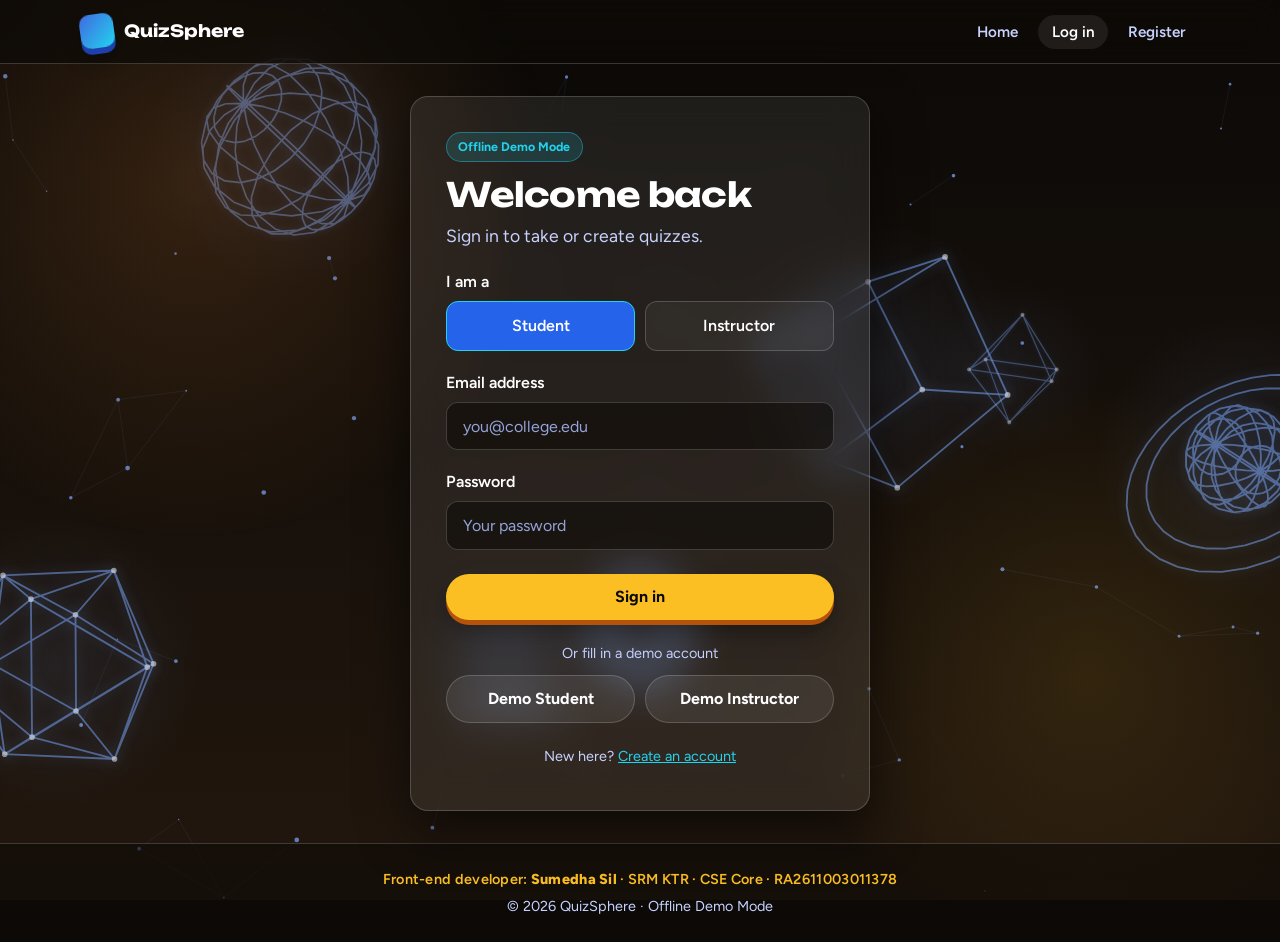
<file: take-quiz.html>
<!DOCTYPE html>
<html lang="en">
<head>
  <meta charset="UTF-8">
  <meta name="viewport" content="width=device-width, initial-scale=1.0">
  <title>Take Quiz — QuizSphere</title>
  <link rel="preconnect" href="https://fonts.googleapis.com">
  <link href="https://fonts.googleapis.com/css2?family=Figtree:wght@400;600;700&family=Unbounded:wght@500;700&display=swap" rel="stylesheet">
  <link rel="stylesheet" href="css/site.css">
</head>
<body class="focus-mode">
  <a class="skip-link" href="#main">Skip to content</a>
  <canvas id="bg-canvas" aria-hidden="true"></canvas>
  <div class="bg-glow" aria-hidden="true"></div>

  <header class="site-header">
    <nav class="container nav-bar" aria-label="Main">
      <a class="logo" href="student-dashboard.html"><span class="logo-cube" aria-hidden="true"></span><span>QuizSphere</span></a>
      <ul class="nav-links">
        <li><a href="student-dashboard.html" data-testid="exit-quiz-link">Exit quiz</a></li>
      </ul>
    </nav>
  </header>

  <main id="main" class="container">
    <div class="quiz-top">
      <h1 id="quiz-name" style="font-size:clamp(1.3rem,3vw,1.9rem)" data-testid="quiz-title">Quiz</h1>
      <div class="timer" id="timer" role="timer" aria-live="off" data-testid="quiz-timer">10:00</div>
    </div>
    <div class="bar-label"><span>Time left</span></div>
    <div class="time-bar" id="time-bar" role="progressbar" aria-label="Time remaining" aria-valuemin="0" aria-valuemax="100" aria-valuenow="100" data-testid="time-bar">
      <div class="time-bar-fill" id="time-bar-fill"></div>
    </div>
    <div class="bar-label"><span>Answered</span></div>
    <div class="progress" aria-hidden="true"><div class="progress-bar" id="progress-bar"></div></div>

    <div class="quiz-layout">
      <section class="glass question-card" aria-live="polite">
        <span class="badge" id="q-counter" data-testid="question-counter">Question 1 of 5</span>
        <h2 class="question-text" id="q-text" data-testid="question-text"></h2>
        <div class="options" id="options" role="group" aria-labelledby="q-text"></div>
        <div class="quiz-nav">
          <button type="button" class="btn btn-ghost" id="prev-btn" data-testid="prev-btn">Previous</button>
          <button type="button" class="btn btn-primary" id="next-btn" data-testid="next-btn">Next</button>
        </div>
      </section>

      <aside class="glass palette-card" aria-labelledby="palette-title">
        <h2 id="palette-title" style="font-size:1rem">Questions</h2>
        <div class="palette" id="palette" data-testid="question-palette"></div>
        <button type="button" class="btn btn-primary btn-block" id="submit-btn" data-testid="submit-quiz-btn">Submit quiz</button>
      </aside>
    </div>
  </main>

  <dialog id="confirm-dialog" aria-labelledby="confirm-title" data-testid="confirm-dialog">
    <h2 id="confirm-title">Submit your quiz?</h2>
    <p id="confirm-text">You cannot change your answers after submitting.</p>
    <div class="dialog-actions">
      <button type="button" class="btn btn-ghost" id="cancel-submit" data-testid="cancel-submit-btn">Keep working</button>
      <button type="button" class="btn btn-primary" id="confirm-submit" data-testid="confirm-submit-btn">Yes, submit</button>
    </div>
  </dialog>

  <footer class="site-footer">
    <div class="container">
      <p class="dev-credit" data-testid="dev-credit">Front-end developer: <strong>Sumedha Sil</strong> · SRM KTR · CSE Core · RA2611003011378</p>
    </div>
  </footer>

  <script src="js/background.js"></script>
  <script src="js/effects.js"></script>
  <script src="js/data.js"></script>
  <script src="js/quiz.js"></script>
</body>
</html>
</file>
<file: css/site.css>
/* ==========================================================
   QuizSphere new site — shared stylesheet (royal blue + 3D)
   ========================================================== */

/* 1. Colour and size "variables" we reuse everywhere */
:root {
  --navy-900: #0b0907;
  --navy-800: #1c140d;
  --royal-700: #1e40af;
  --royal-500: #2563eb;
  --royal-400: #4169e1;
  --gold: #fbbf24;
  --cyan: #22d3ee;
  --white: #ffffff;
  --text-soft: #c7d2fe;
  --success: #34d399;
  --danger: #f87171;
  --glass: rgba(255, 255, 255, 0.08);
  --glass-border: rgba(255, 255, 255, 0.18);
  --radius: 18px;
  --shadow: 0 20px 50px rgba(0, 0, 0, 0.55);
  --font-head: "Unbounded", system-ui, sans-serif;
  --font-body: "Figtree", system-ui, sans-serif;
}

/* 2. Basic reset so all browsers start the same */
* { box-sizing: border-box; margin: 0; padding: 0; }
html { scroll-behavior: smooth; }
body {
  font-family: var(--font-body);
  font-size: 1rem;
  line-height: 1.6;
  color: var(--white);
  background: var(--navy-900);
  min-height: 100vh;
  display: flex;
  flex-direction: column;
  overflow-x: hidden;
}
img { max-width: 100%; display: block; }
a { color: var(--cyan); }
::selection { background: var(--gold); color: var(--navy-900); }

/* Visible keyboard focus outline (accessibility) */
:focus-visible { outline: 3px solid var(--gold); outline-offset: 3px; border-radius: 8px; }

/* Hidden text that screen readers can still read */
.sr-only {
  position: absolute; width: 1px; height: 1px; overflow: hidden;
  clip: rect(0 0 0 0); white-space: nowrap;
}

/* "Skip to content" link for keyboard users */
.skip-link {
  position: absolute; left: 1rem; top: -60px; z-index: 100;
  background: var(--gold); color: var(--navy-900); padding: .6rem 1rem;
  border-radius: 10px; font-weight: 700; text-decoration: none;
}
.skip-link:focus { top: 1rem; }

/* 3. Moving background canvas sits behind everything */
#bg-canvas {
  position: fixed; inset: 0; width: 100%; height: 100%;
  z-index: -2; display: block;
}
.bg-glow {
  position: fixed; inset: 0; z-index: -1; pointer-events: none;
  background:
    radial-gradient(600px circle at 15% 20%, rgba(150, 90, 40, .28), transparent 60%),
    radial-gradient(500px circle at 85% 75%, rgba(251, 191, 36, .10), transparent 60%);
  animation: glowMove 18s ease-in-out infinite alternate;
}
@keyframes glowMove {
  from { transform: translate(0, 0); }
  to   { transform: translate(-40px, 30px); }
}
/* Calmer, darker background on the quiz page */
body.focus-mode .bg-glow { opacity: .35; }
body.focus-mode #bg-canvas { opacity: .45; }

/* 4. Layout helpers */
.container { width: min(1120px, 92%); margin: 0 auto; }
main { flex: 1; padding: 2.5rem 0 4rem; }

/* 5. Header and navigation */
.site-header {
  position: sticky; top: 0; z-index: 50;
  background: rgba(14, 10, 7, .7);
  backdrop-filter: blur(16px);
  -webkit-backdrop-filter: blur(16px);
  border-bottom: 1px solid var(--glass-border);
}
.nav-bar {
  display: flex; align-items: center; justify-content: space-between;
  gap: 1rem; padding: .9rem 0;
}
.logo {
  display: flex; align-items: center; gap: .6rem;
  font-family: var(--font-head); font-weight: 700; font-size: 1.05rem;
  color: var(--white); text-decoration: none;
}
.logo-cube {
  width: 34px; height: 34px; border-radius: 10px;
  background: linear-gradient(135deg, var(--royal-400), var(--cyan));
  box-shadow: 0 6px 0 var(--royal-700), 0 10px 20px rgba(0,0,0,.4);
  transform: rotate(-8deg);
}
.nav-links { display: flex; gap: .4rem; list-style: none; align-items: center; }
.nav-links a, .nav-links button {
  color: var(--text-soft); text-decoration: none; font-weight: 600;
  padding: .5rem .85rem; border-radius: 999px; font-size: .95rem;
  background: none; border: none; cursor: pointer; font-family: inherit;
  transition: background-color .2s, color .2s;
}
.nav-links a:hover, .nav-links button:hover,
.nav-links a[aria-current="page"] { background: var(--glass); color: var(--white); }

/* 6. Headings (sizes shrink on phones) */
h1, h2, h3 { font-family: var(--font-head); line-height: 1.2; }
h1 { font-size: clamp(2rem, 5vw, 3.6rem); letter-spacing: -0.02em; }
h2 { font-size: clamp(1.1rem, 2.4vw, 1.5rem); }
h3 { font-size: 1.05rem; }
.lead { color: var(--text-soft); font-size: 1.1rem; max-width: 56ch; }
.eyebrow {
  display: inline-block; font-size: .8rem; font-weight: 700; letter-spacing: .12em;
  text-transform: uppercase; color: var(--gold); margin-bottom: .8rem;
}
.accent { color: var(--gold); }

/* 7. Buttons with 3D "press" effect */
.btn {
  position: relative; overflow: hidden;
  display: inline-flex; align-items: center; justify-content: center; gap: .5rem;
  padding: .85rem 1.5rem; border-radius: 999px; border: none; cursor: pointer;
  font-family: var(--font-body); font-weight: 700; font-size: 1rem;
  text-decoration: none; transition: transform .15s, box-shadow .15s, background-color .2s;
}
.btn-primary {
  background: var(--gold); color: var(--navy-900);
  box-shadow: 0 5px 0 #b45309, 0 12px 24px rgba(0,0,0,.35);
}
.btn-primary:hover { transform: translateY(-2px); box-shadow: 0 7px 0 #b45309, 0 16px 28px rgba(0,0,0,.4); }
.btn-primary:active { transform: translateY(4px); box-shadow: 0 1px 0 #b45309, 0 6px 12px rgba(0,0,0,.3); }
.btn-ghost {
  background: var(--glass); color: var(--white); border: 1px solid var(--glass-border);
}
.btn-ghost:hover { background: rgba(255,255,255,.16); }
.btn-ghost:active { transform: translateY(2px); }
.btn:disabled { opacity: .5; cursor: not-allowed; }
.btn-block { width: 100%; }

/* Ripple circle created by JavaScript when a button is clicked */
.ripple {
  position: absolute; border-radius: 50%; pointer-events: none;
  background: rgba(255,255,255,.5); transform: scale(0);
  animation: ripple .6s ease-out forwards;
}
@keyframes ripple { to { transform: scale(4); opacity: 0; } }

/* 8. Glass cards that tilt in 3D */
.glass {
  background: var(--glass);
  border: 1px solid var(--glass-border);
  border-radius: var(--radius);
  backdrop-filter: blur(18px);
  -webkit-backdrop-filter: blur(18px);
  box-shadow: var(--shadow);
}
.tilt {
  transform-style: preserve-3d;
  transition: transform .25s ease-out, box-shadow .25s;
  will-change: transform;
}
.tilt:hover { box-shadow: 0 30px 60px rgba(0, 0, 0, .7); }
.tilt .pop { transform: translateZ(30px); }

/* 9. Scroll "slide in" animation */
.reveal { opacity: 0; transform: translateY(30px); transition: opacity .7s, transform .7s; }
.reveal.visible { opacity: 1; transform: none; }

/* 10. Home page */
.hero {
  display: grid; grid-template-columns: 1.2fr 1fr; gap: 3rem; align-items: center;
  padding: 3rem 0 5rem;
}
.hero-actions { display: flex; flex-wrap: wrap; gap: 1rem; margin-top: 2rem; }
.hero-card { padding: 2rem; }
.hero-card .q-text { font-weight: 700; margin: .8rem 0 1.2rem; font-size: 1.1rem; }
.mini-option {
  padding: .7rem 1rem; border-radius: 12px; margin-bottom: .6rem;
  background: rgba(255,255,255,.06); border: 1px solid var(--glass-border);
}
.mini-option.correct { border-color: var(--success); background: rgba(52, 211, 153, .15); }
.feature-grid {
  display: grid; grid-template-columns: repeat(auto-fit, minmax(300px, 1fr)); gap: 1.5rem;
  margin-top: 2rem;
}
.feature-card { padding: 1.8rem; }
.feature-icon {
  width: 52px; height: 52px; border-radius: 14px; display: grid; place-items: center;
  font-family: var(--font-head); font-weight: 700; font-size: 1.2rem; margin-bottom: 1rem;
  background: linear-gradient(135deg, var(--royal-500), var(--royal-700));
  box-shadow: 0 6px 0 var(--navy-800);
}
.feature-card p { color: var(--text-soft); margin-top: .4rem; }

/* 11. Forms (login) */
.auth-wrap { display: grid; place-items: center; padding: 2rem 0; }
.auth-card { width: min(460px, 100%); padding: 2.2rem; }
.auth-card h1 { font-size: clamp(1.6rem, 4vw, 2.1rem); margin-bottom: .4rem; }
.form-group { margin-top: 1.2rem; }
.form-group label { display: block; font-weight: 600; margin-bottom: .4rem; }
.form-group input, .form-group select {
  width: 100%; padding: .85rem 1rem; border-radius: 12px; font-size: 1rem;
  font-family: inherit; color: var(--white);
  background: rgba(14, 10, 7, .6); border: 1px solid var(--glass-border);
}
.form-group input::placeholder { color: #94a3d8; }
.form-group input:focus, .form-group select:focus { border-color: var(--gold); outline: none; box-shadow: 0 0 0 3px rgba(251,191,36,.3); }
.form-group select option { background: var(--navy-800); }
fieldset { border: none; margin-top: 1.2rem; }
legend { font-weight: 600; margin-bottom: .4rem; }
.role-toggle { display: grid; grid-template-columns: 1fr 1fr; gap: .6rem; }
.role-toggle input { position: absolute; opacity: 0; }
.role-toggle label {
  display: block; text-align: center; padding: .7rem; border-radius: 12px; cursor: pointer;
  border: 1px solid var(--glass-border); background: rgba(255,255,255,.05); font-weight: 600;
  transition: background-color .2s, border-color .2s;
}
.role-toggle input:checked + label { background: var(--royal-500); border-color: var(--cyan); }
.role-toggle input:focus-visible + label { outline: 3px solid var(--gold); outline-offset: 2px; }
.demo-row { display: grid; grid-template-columns: 1fr 1fr; gap: .6rem; margin-top: .6rem; }
.divider { text-align: center; color: var(--text-soft); margin: 1.4rem 0 .4rem; font-size: .9rem; }
.form-error {
  margin-top: 1rem; padding: .7rem 1rem; border-radius: 12px; display: none;
  background: rgba(248, 113, 113, .15); border: 1px solid var(--danger); color: #fecaca;
}
.form-error.show { display: block; }
.form-success {
  margin-top: 1rem; padding: .7rem 1rem; border-radius: 12px; display: none;
  background: rgba(52, 211, 153, .15); border: 1px solid var(--success); color: #bbf7d0;
}
.form-success.show { display: block; }
.profile-head { display: flex; align-items: center; gap: 1.2rem; margin-bottom: 1.4rem; }
.profile-head h1 { margin-bottom: .4rem; }
.profile-avatar {
  flex-shrink: 0; width: 76px; height: 76px; border-radius: 50%; display: grid; place-items: center;
  font-family: var(--font-head); font-weight: 700; font-size: 1.5rem; color: #1c140d;
  background: linear-gradient(160deg, #fde68a, #f59e0b 55%, #b45309);
  box-shadow: 0 6px 0 #92400e, 0 0 26px rgba(251, 191, 36, .45);
}
.profile-info { display: grid; grid-template-columns: auto 1fr; gap: .4rem 1rem; padding: 1rem 1.1rem; border-radius: 12px; background: rgba(255, 255, 255, .05); border: 1px solid var(--glass-border); }
.profile-info dt { color: var(--text-soft); font-weight: 600; }
.profile-info dd { overflow-wrap: anywhere; }
.badge {
  display: inline-block; padding: .25rem .7rem; border-radius: 999px; font-size: .78rem;
  font-weight: 700; background: rgba(34, 211, 238, .15); color: var(--cyan);
  border: 1px solid rgba(34, 211, 238, .4);
}

/* 12. Dashboard */
.dash-head { display: flex; justify-content: space-between; align-items: flex-end; flex-wrap: wrap; gap: 1rem; }
.dash-head h1 { font-size: clamp(1.7rem, 4vw, 2.6rem); }
.stat-grid { display: grid; grid-template-columns: repeat(auto-fit, minmax(200px, 1fr)); gap: 1.2rem; margin: 2rem 0 3rem; }
.stat-card { padding: 1.5rem; }
.stat-label { color: var(--text-soft); font-size: .9rem; font-weight: 600; }
.stat-value { font-family: var(--font-head); font-size: 2.2rem; color: var(--gold); }
.quiz-grid { display: grid; grid-template-columns: repeat(auto-fill, minmax(280px, 1fr)); gap: 1.5rem; margin-top: 1.2rem; }
.quiz-card { padding: 1.6rem; display: flex; flex-direction: column; gap: .8rem; }
.quiz-card p { color: var(--text-soft); flex: 1; }
.quiz-meta { display: flex; gap: .5rem; flex-wrap: wrap; }
.attempt-list { list-style: none; margin-top: 1rem; display: grid; gap: .7rem; }
.attempt-item {
  display: flex; justify-content: space-between; align-items: center; gap: 1rem;
  padding: 1rem 1.2rem; flex-wrap: wrap;
}
.empty-note { color: var(--text-soft); margin-top: 1rem; }

/* 13. Take Quiz page */
.quiz-layout { display: grid; grid-template-columns: 1fr 260px; gap: 1.5rem; align-items: start; }
.quiz-top { display: flex; justify-content: space-between; align-items: center; gap: 1rem; flex-wrap: wrap; margin-bottom: 1.5rem; }
.timer {
  font-family: var(--font-head); font-size: 1.3rem; padding: .5rem 1.1rem; border-radius: 999px;
  background: rgba(14, 10, 7, .7); border: 1px solid var(--glass-border);
}
.timer.warning { color: var(--danger); border-color: var(--danger); animation: pulse 1s ease-in-out infinite; }
@keyframes pulse { 50% { transform: scale(1.08); box-shadow: 0 0 24px rgba(248,113,113,.6); } }
.progress { height: 8px; border-radius: 999px; background: rgba(255,255,255,.1); overflow: hidden; margin-bottom: 1.5rem; }
.progress-bar { height: 100%; background: linear-gradient(90deg, var(--royal-400), var(--cyan)); transition: width .3s; }
.question-card { padding: 2rem; }
.question-text { font-size: clamp(1.1rem, 2.5vw, 1.4rem); margin: .6rem 0 1.5rem; }
.options { display: grid; gap: .8rem; }
.option-btn {
  display: flex; align-items: center; gap: 1rem; width: 100%; text-align: left;
  padding: 1rem 1.2rem; border-radius: 14px; cursor: pointer;
  font-family: inherit; font-size: 1rem; color: var(--white);
  background: rgba(255,255,255,.06); border: 2px solid var(--glass-border);
  box-shadow: 0 4px 0 rgba(0, 0, 0, .6);
  transition: transform .15s, background-color .2s, border-color .2s;
}
.option-btn:hover { transform: translateY(-2px); background: rgba(255,255,255,.12); }
.option-btn[aria-pressed="true"] { background: var(--royal-500); border-color: var(--gold); }
.option-letter {
  flex-shrink: 0; width: 34px; height: 34px; border-radius: 10px; display: grid; place-items: center;
  font-weight: 700; background: rgba(255,255,255,.12);
}
.option-btn[aria-pressed="true"] .option-letter { background: var(--gold); color: var(--navy-900); }
.quiz-nav { display: flex; justify-content: space-between; gap: 1rem; margin-top: 1.8rem; flex-wrap: wrap; }
.palette-card { padding: 1.4rem; position: sticky; top: 90px; }
.palette { display: grid; grid-template-columns: repeat(5, 1fr); gap: .5rem; margin: 1rem 0 1.4rem; }
.palette button {
  aspect-ratio: 1; border-radius: 10px; cursor: pointer; font-weight: 700; font-family: inherit;
  color: var(--white); background: rgba(255,255,255,.08); border: 1px solid var(--glass-border);
}
.palette button.answered { background: var(--royal-500); }
.palette button.current { outline: 3px solid var(--gold); }

/* Confirm dialog (uses the built-in <dialog> element) */
dialog {
  margin: auto; border: none; padding: 2rem; width: min(420px, 92%);
  color: var(--white); background: var(--navy-800); border-radius: var(--radius);
  box-shadow: var(--shadow); border: 1px solid var(--glass-border);
}
dialog::backdrop { background: rgba(0, 0, 0, .75); backdrop-filter: blur(4px); }
dialog p { color: var(--text-soft); margin: .8rem 0 1.5rem; }
.dialog-actions { display: flex; gap: .8rem; justify-content: flex-end; flex-wrap: wrap; }

/* Test setup: choose subject + number of questions */
.quiz-card[hidden] { display: none; }
.test-setup { padding: 2rem; margin-bottom: 3rem; }
.test-setup h2 { margin-top: .3rem; }
.setup-step { margin-top: 1.6rem; }
.setup-label { display: flex; align-items: center; gap: .6rem; font-size: 1rem; margin: 0; }
.step-num {
  display: inline-grid; place-items: center; width: 1.7rem; height: 1.7rem; border-radius: 50%;
  background: var(--gold); color: #0b1437; font-size: .85rem; font-weight: 700;
}
.test-setup .topic-chips { margin-top: .9rem; }
.chip-count {
  font-size: .78rem; font-weight: 700; padding: .1rem .5rem; border-radius: 999px;
  background: rgba(255, 255, 255, .14); color: var(--text-soft);
}
.chip[aria-pressed="true"] .chip-count { background: rgba(255, 255, 255, .25); color: var(--white); }
.chip-sm { padding: .5rem 1rem; font-size: .92rem; min-width: 3rem; justify-content: center; }
.chip-sm:hover { transform: translateY(-2px); }
.count-picker { display: flex; flex-wrap: wrap; align-items: center; gap: 1rem 1.4rem; margin-top: .9rem; }
.count-presets { display: flex; flex-wrap: wrap; gap: .5rem; }
.count-stepper { display: flex; align-items: center; gap: .4rem; }
.count-stepper input {
  width: 4.2rem; text-align: center; padding: .55rem .3rem; font: inherit; font-weight: 700; font-size: 1.05rem;
  color: var(--white); background: rgba(255, 255, 255, .08); border: 1px solid var(--glass-border); border-radius: 12px;
  -moz-appearance: textfield; appearance: textfield;
}
.count-stepper input::-webkit-outer-spin-button, .count-stepper input::-webkit-inner-spin-button { -webkit-appearance: none; margin: 0; }
.count-stepper input:focus { border-color: var(--gold); outline: none; box-shadow: 0 0 0 3px rgba(251,191,36,.3); }
.step-btn {
  width: 2.5rem; height: 2.5rem; border-radius: 50%; font: inherit; font-size: 1.3rem; font-weight: 700; cursor: pointer;
  color: var(--white); background: var(--glass); border: 1px solid var(--glass-border); transition: background-color .2s;
}
.step-btn:hover:not(:disabled) { background: rgba(255, 255, 255, .16); }
.step-btn:disabled { opacity: .4; cursor: not-allowed; }
.count-of { color: var(--text-soft); font-size: .92rem; margin-left: .3rem; }
.setup-footer {
  display: flex; flex-wrap: wrap; align-items: center; justify-content: space-between; gap: 1rem;
  margin-top: 1.8rem; padding-top: 1.4rem; border-top: 1px solid var(--glass-border);
}
.setup-summary { font-weight: 700; color: var(--gold); margin: 0; }
#count-dialog { width: min(480px, 92%); }
#count-dialog .count-picker { margin: 0 0 1rem; }
#count-dialog .setup-summary { margin-bottom: 1.4rem; }
@media (max-width: 520px) {
  .test-setup { padding: 1.4rem; }
  .setup-footer .btn { flex: 1 1 100%; }
}

/* 14. Results page */
.result-hero { display: grid; grid-template-columns: auto 1fr; gap: 2.5rem; align-items: center; padding: 2.2rem; }
.score-ring { width: 190px; height: 190px; position: relative; }
.score-ring svg { width: 100%; height: 100%; transform: rotate(-90deg); }
.ring-bg { fill: none; stroke: rgba(255,255,255,.1); stroke-width: 14; }
.ring-fill { fill: none; stroke: var(--gold); stroke-width: 14; stroke-linecap: round; transition: stroke-dashoffset 1.4s ease-out; }
.ring-text {
  position: absolute; inset: 0; display: grid; place-items: center;
  font-family: var(--font-head); font-size: 2.2rem;
}
.pass-label { display: inline-block; padding: .35rem 1rem; border-radius: 999px; font-weight: 700; margin-bottom: .8rem; }
.pass-label.pass { background: rgba(52,211,153,.18); color: var(--success); border: 1px solid var(--success); }
.pass-label.fail { background: rgba(248,113,113,.18); color: var(--danger); border: 1px solid var(--danger); }
.review-list { list-style: none; display: grid; gap: 1rem; margin-top: 1.2rem; }
.review-item { padding: 1.4rem; border-left: 5px solid var(--success); }
.review-item.wrong { border-left-color: var(--danger); }
.review-item p { margin-top: .4rem; color: var(--text-soft); }
.review-item strong { color: var(--white); }
.result-actions { display: flex; gap: 1rem; flex-wrap: wrap; margin-top: 1.5rem; }

/* 15. Footer */
.site-footer {
  border-top: 1px solid var(--glass-border); padding: 1.5rem 0; color: var(--text-soft);
  font-size: .9rem; background: rgba(14, 10, 7, .6);
}
/* Developer credit line in the footer */
.site-footer .container { text-align: center; }
.dev-credit { color: var(--gold); font-weight: 600; letter-spacing: .02em; margin-bottom: .25rem; }
.dev-credit strong { font-weight: 800; }

/* 15b. Subject colour (set by background.js on <body data-theme="...">) */
body { --theme: #fbbf24; }
body[data-theme="gk"] { --theme: #34d399; }
body[data-theme="web"] { --theme: #22d3ee; }
body[data-theme="mix"] { --theme: #93b4ff; }


/* Home: spinning 3D cube made only with CSS */
.hero-visual { position: relative; display: grid; justify-items: center; gap: 2.2rem; }
.cube-scene { width: 140px; height: 140px; perspective: 700px; }
.cube3d {
  width: 100%; height: 100%; position: relative; transform-style: preserve-3d;
  animation: cubeSpin 16s linear infinite;
}
.cube3d .face {
  position: absolute; inset: 0; display: grid; place-items: center; border-radius: 18px;
  font-family: var(--font-head); font-size: 2.4rem; font-weight: 700; color: var(--theme);
  background: rgba(37, 99, 235, .22); border: 1px solid rgba(255, 255, 255, .35);
  box-shadow: inset 0 0 34px rgba(65, 105, 225, .55), 0 0 24px rgba(65, 105, 225, .25);
  transition: color .4s;
}
.f1 { transform: translateZ(70px); }
/* Each cube face: an icon + a word for one feature */
.cube3d .face { display: flex; flex-direction: column; align-items: center; justify-content: center; gap: .45rem;
  background: linear-gradient(145deg, #1e3a8a, #1d4ed8); backface-visibility: hidden; -webkit-backface-visibility: hidden; }
.cube3d .face svg {
  width: 46px; height: 46px; fill: none; stroke: var(--gold); stroke-width: 2;
  stroke-linecap: round; stroke-linejoin: round; filter: drop-shadow(0 0 6px rgba(251, 191, 36, .6));
}
.cube3d .face span { font-family: var(--font-body); font-size: .78rem; font-weight: 700; letter-spacing: .06em; text-transform: uppercase; color: var(--white); }
.f2 { transform: rotateY(180deg) translateZ(70px); }
.f3 { transform: rotateY(90deg) translateZ(70px); }
.f4 { transform: rotateY(-90deg) translateZ(70px); }
.f5 { transform: rotateX(90deg) translateZ(70px); }
.f6 { transform: rotateX(-90deg) translateZ(70px); }
@keyframes cubeSpin {
  from { transform: rotateX(-22deg) rotateY(0deg); }
  to   { transform: rotateX(-22deg) rotateY(360deg); }
}

/* Home: subject buttons */
.topic-section { margin-bottom: 4.5rem; }
.topic-chips { display: flex; flex-wrap: wrap; gap: .75rem; margin-top: 1.4rem; }
.chip {
  display: inline-flex; align-items: center; gap: .55rem; cursor: pointer;
  padding: .75rem 1.3rem; border-radius: 999px; font-family: inherit; font-size: 1rem; font-weight: 700;
  color: var(--white); background: var(--glass); border: 1px solid var(--glass-border);
  backdrop-filter: blur(12px); -webkit-backdrop-filter: blur(12px);
  transition: transform .2s, background-color .2s, border-color .2s;
}
.chip:hover { transform: translateY(-3px); background: rgba(255, 255, 255, .14); }
.chip[aria-pressed="true"] { background: var(--royal-500); border-color: var(--theme); box-shadow: 0 0 22px rgba(65, 105, 225, .6); }
.chip-dot { width: 10px; height: 10px; border-radius: 50%; }

/* Subject tag on quiz cards */
.topic-tag { font-size: .78rem; font-weight: 700; letter-spacing: .1em; text-transform: uppercase; color: var(--gold); }
.quiz-card[data-topic="gk"] .topic-tag { color: #34d399; }
.quiz-card[data-topic="web"] .topic-tag { color: #22d3ee; }
.quiz-card[data-topic="mix"] .topic-tag { color: #93b4ff; }
.hint { color: var(--text-soft); font-size: .92rem; margin-top: .3rem; }

/* Confetti layer on top of everything */
.confetti-canvas { position: fixed; inset: 0; z-index: 200; pointer-events: none; }

/* Instructor table */
.table-wrap { margin-top: 1.2rem; padding: .5rem; overflow-x: auto; }
.data-table { width: 100%; border-collapse: collapse; }
.data-table th, .data-table td { padding: .95rem 1rem; text-align: left; border-bottom: 1px solid var(--glass-border); }
.data-table thead th { color: var(--text-soft); font-size: .8rem; letter-spacing: .08em; text-transform: uppercase; }
.data-table tbody tr { transition: background-color .2s; }
.data-table tbody tr:hover { background: rgba(255, 255, 255, .06); }
.data-table tbody tr:last-child th, .data-table tbody tr:last-child td { border-bottom: none; }

/* Create quiz builder */
.builder { display: grid; gap: 1.5rem; margin-top: 2rem; }
#question-list { display: grid; gap: 1.5rem; }
.builder-card { padding: 1.8rem; margin-top: 0; }
.q-legend { font-family: var(--font-head); font-size: 1rem; padding: 0 .5rem; }
.option-row { display: flex; align-items: center; gap: .7rem; margin-top: .6rem; }
.option-row input[type="radio"] { width: 22px; height: 22px; flex-shrink: 0; accent-color: var(--gold); cursor: pointer; }
.option-row input[type="text"] {
  flex: 1; min-width: 0; padding: .75rem 1rem; border-radius: 12px; font: inherit; color: var(--white);
  background: rgba(14, 10, 7, .6); border: 1px solid var(--glass-border);
}
.option-row input[type="text"]:focus { border-color: var(--gold); outline: none; box-shadow: 0 0 0 3px rgba(251, 191, 36, .3); }
.remove-btn { margin-top: 1.2rem; }
.builder-actions { display: flex; justify-content: space-between; gap: 1rem; flex-wrap: wrap; }

/* Results: spinning 3D trophy */
.trophy-section { display: grid; grid-template-columns: auto 1fr; gap: 2.5rem; align-items: center; padding: 2rem 2.4rem; margin-top: 2rem; }
.trophy-section[hidden] { display: none; }
.trophy-scene { width: 140px; height: 196px; perspective: 800px; position: relative; animation: trophyFloat 3s ease-in-out infinite; }
.trophy-scene::after {
  content: ""; position: absolute; left: 10%; right: 10%; bottom: -14px; height: 16px; border-radius: 50%;
  background: radial-gradient(rgba(251, 191, 36, .55), transparent 70%);
}
.trophy3d { width: 100%; height: 100%; position: relative; transform-style: preserve-3d; animation: trophySpin 6s linear infinite; }
.trophy-slice { position: absolute; inset: 0; }
.trophy-slice svg { width: 100%; height: 100%; overflow: visible; }
.trophy-slice path, .trophy-slice rect {
  fill: rgba(251, 191, 36, .28); stroke: #fde68a; stroke-width: .8;
  filter: drop-shadow(0 0 6px rgba(251, 191, 36, .6));
}
@keyframes trophySpin { from { transform: rotateX(-8deg) rotateY(0deg); } to { transform: rotateX(-8deg) rotateY(360deg); } }
@keyframes trophyFloat { 50% { transform: translateY(-10px); } }

/* Register: password strength meter */
.strength { display: grid; grid-template-columns: repeat(4, 1fr); gap: 6px; margin-top: .6rem; }
.strength span { height: 6px; border-radius: 999px; background: rgba(255, 255, 255, .14); transition: background-color .3s; }
.strength[data-level="1"] span:nth-child(-n+1) { background: var(--danger); }
.strength[data-level="2"] span:nth-child(-n+2) { background: #fb923c; }
.strength[data-level="3"] span:nth-child(-n+3) { background: var(--gold); }
.strength[data-level="4"] span { background: var(--success); }
.strength-text { font-size: .88rem; color: var(--text-soft); margin-top: .35rem; }

/* History list */
.history-item { padding: 1.2rem 1.4rem; }
.history-item h3 { margin-top: .2rem; }
.history-item[data-topic="gk"] .topic-tag { color: #34d399; }
.history-item[data-topic="web"] .topic-tag { color: #22d3ee; }
.history-item[data-topic="mix"] .topic-tag { color: #93b4ff; }
.history-score { display: flex; align-items: center; gap: .9rem; }
.history-score .stat-value { font-size: 1.6rem; }
.history-score .pass-label { margin-bottom: 0; font-size: .85rem; }

/* Quiz time bar */
.bar-label { display: flex; justify-content: space-between; font-size: .8rem; font-weight: 600; color: var(--text-soft); margin-bottom: .35rem; }
.time-bar { height: 12px; border-radius: 999px; overflow: hidden; margin-bottom: 1rem; background: rgba(255, 255, 255, .08); border: 1px solid var(--glass-border); }
.time-bar-fill {
  height: 100%; width: 100%; border-radius: inherit;
  background: linear-gradient(90deg, #f59e0b, var(--gold));
  box-shadow: 0 0 16px rgba(251, 191, 36, .7);
  transition: width 1s linear;
}
.time-bar.low .time-bar-fill {
  background: linear-gradient(90deg, #dc2626, var(--danger));
  box-shadow: 0 0 18px rgba(248, 113, 113, .9);
  animation: barPulse 1s ease-in-out infinite;
}
@keyframes barPulse { 50% { opacity: .55; } }

/* Achievement badges: 3D flipping coins */
.badge-grid { display: grid; grid-template-columns: repeat(auto-fill, minmax(150px, 1fr)); gap: 1.2rem; margin-top: 1.2rem; }
.badge-coin { height: 200px; perspective: 800px; padding: 0; border: none; background: none; color: inherit; font: inherit; cursor: pointer; border-radius: 20px; }
.coin-inner { position: relative; display: block; width: 100%; height: 100%; transform-style: preserve-3d; transition: transform .6s; }
.badge-coin:hover .coin-inner, .badge-coin.flipped .coin-inner { transform: rotateY(180deg); }
.coin-face {
  position: absolute; inset: 0; display: flex; flex-direction: column; align-items: center; justify-content: center; gap: .6rem;
  padding: 1rem; text-align: center; border-radius: 20px; backface-visibility: hidden; -webkit-backface-visibility: hidden;
  background: rgba(255, 255, 255, .07); border: 1px solid var(--glass-border); box-shadow: var(--shadow);
}
.coin-back { transform: rotateY(180deg); }
.coin-medal {
  width: 84px; height: 84px; border-radius: 50%; display: grid; place-items: center;
  font-family: var(--font-head); font-weight: 700; font-size: 1.25rem; color: #3b2405;
  background: radial-gradient(circle at 30% 30%, #fde68a, #f59e0b 60%, #b45309);
  box-shadow: 0 6px 0 #92400e, 0 0 26px rgba(251, 191, 36, .55), inset 0 -4px 8px rgba(0, 0, 0, .25);
}
.badge-coin.locked .coin-medal { color: #a8a29e; background: radial-gradient(circle at 30% 30%, #57534e, #292524); box-shadow: 0 6px 0 #1c1917; }
.badge-coin.locked .coin-front { opacity: .7; }
.coin-name { font-weight: 700; }
.coin-status { font-size: .78rem; font-weight: 700; color: var(--text-soft); }
.badge-coin.unlocked .coin-status { color: var(--success); }
.coin-desc { font-size: .88rem; color: var(--text-soft); }
.new-badges { padding: 2rem 2.4rem; margin-top: 2rem; }

/* Badge showcase: freshly unlocked coins spin in and a shine sweeps across */
.badge-coin.just-unlocked .coin-face { border-color: var(--gold); box-shadow: 0 0 30px rgba(251, 191, 36, .45), var(--shadow); }
.badge-coin.just-unlocked .coin-status { color: var(--gold); }
.badge-coin.just-unlocked .coin-medal {
  position: relative; overflow: hidden;
  animation: medalSpin 1.8s cubic-bezier(.2, .8, .2, 1) .6s both, medalGlow 2s ease-in-out 2.4s infinite;
}
.badge-coin.just-unlocked .coin-medal::after {
  content: ""; position: absolute; top: -20%; bottom: -20%; width: 40%; left: -60%;
  background: linear-gradient(100deg, transparent, rgba(255, 255, 255, .85), transparent);
  transform: skewX(-20deg);
  animation: medalShine 1.4s ease-in-out 2.4s infinite;
}
@keyframes medalSpin {
  from { transform: perspective(400px) rotateY(0deg) scale(.3); opacity: 0; }
  60%  { transform: perspective(400px) rotateY(720deg) scale(1.2); opacity: 1; }
  to   { transform: perspective(400px) rotateY(720deg) scale(1); opacity: 1; }
}
@keyframes medalShine { 0% { left: -60%; } 60%, 100% { left: 130%; } }
@keyframes medalGlow { 50% { box-shadow: 0 6px 0 #92400e, 0 0 44px rgba(251, 191, 36, .9), inset 0 -4px 8px rgba(0, 0, 0, .25); } }

/* Leaderboard: 3D podium */
.podium {
  display: grid; grid-template-columns: repeat(3, 1fr); align-items: end; gap: 1rem;
  max-width: 760px; margin: 2.5rem auto 3rem; perspective: 1000px;
}
.podium-spot { display: flex; flex-direction: column; align-items: center; text-align: center; transform-style: preserve-3d; }
.podium-avatar {
  width: 72px; height: 72px; border-radius: 50%; display: grid; place-items: center; margin-bottom: .6rem;
  font-family: var(--font-head); font-weight: 700; font-size: 1.3rem; color: #1c140d;
  border: 3px solid rgba(255, 255, 255, .7); box-shadow: 0 10px 24px rgba(0, 0, 0, .5);
}
.podium-spot.first .podium-avatar { width: 92px; height: 92px; font-size: 1.6rem; animation: crownFloat 3s ease-in-out infinite; }
@keyframes crownFloat { 50% { transform: translateY(-8px); } }
.podium-name { font-weight: 700; }
.podium-score { font-family: var(--font-head); font-size: 1.4rem; margin: .15rem 0 .8rem; }
.podium-block {
  width: 100%; display: grid; place-items: start center; padding-top: 1rem; border-radius: 14px 14px 4px 4px;
  font-family: var(--font-head); font-weight: 700; font-size: 2.4rem; color: rgba(28, 20, 13, .75);
  transform: rotateX(8deg); transform-origin: bottom;
}
.gold   .podium-avatar, .gold   .podium-block { background: linear-gradient(160deg, #fde68a, #f59e0b 55%, #b45309); }
.silver .podium-avatar, .silver .podium-block { background: linear-gradient(160deg, #f1f5f9, #94a3b8 55%, #475569); }
.bronze .podium-avatar, .bronze .podium-block { background: linear-gradient(160deg, #fed7aa, #c2410c 55%, #7c2d12); }
.gold   .podium-block { height: 190px; box-shadow: 0 14px 0 #92400e, 0 0 50px rgba(251, 191, 36, .45); }
.silver .podium-block { height: 140px; box-shadow: 0 14px 0 #334155, 0 0 34px rgba(148, 163, 184, .3); }
.bronze .podium-block { height: 105px; box-shadow: 0 14px 0 #7c2d12, 0 0 34px rgba(194, 65, 12, .3); }
.gold .podium-score { color: var(--gold); }
.silver .podium-score { color: #cbd5e1; }
.bronze .podium-score { color: #fdba74; }
.rank-list { list-style: none; display: grid; gap: .7rem; margin-top: 1rem; }
.rank-row { display: grid; grid-template-columns: 48px 1fr auto; align-items: center; gap: 1rem; padding: 1rem 1.2rem; }
.rank-row.me { border-color: var(--gold); box-shadow: 0 0 24px rgba(251, 191, 36, .3); }
.rank-num { font-family: var(--font-head); font-size: 1.2rem; color: var(--text-soft); }
.rank-meter { height: 6px; border-radius: 999px; background: rgba(255, 255, 255, .1); margin-top: .45rem; overflow: hidden; }
.rank-meter span { display: block; height: 100%; background: linear-gradient(90deg, #f59e0b, var(--gold)); }
.rank-score { font-family: var(--font-head); font-size: 1.2rem; }
.tag { display: inline-block; margin-left: .4rem; padding: .1rem .5rem; border-radius: 999px; font-size: .7rem; font-weight: 700; vertical-align: middle; }
.tag-you { background: var(--gold); color: #1c140d; }
.tag-sample { background: rgba(255, 255, 255, .1); color: var(--text-soft); }

/* Home: bigger cube now that the example card is gone */
.hero-visual { min-height: 320px; align-content: center; }
.hero-visual .cube-scene { transform: scale(1.6); }

/* 16. Phones and small tablets */
@media (max-width: 860px) {
  .hero { grid-template-columns: 1fr; padding-top: 1.5rem; }
  .quiz-layout { grid-template-columns: 1fr; }
  .palette-card { position: static; }
  .result-hero { grid-template-columns: 1fr; justify-items: center; text-align: center; }
  .trophy-section { grid-template-columns: 1fr; justify-items: center; text-align: center; }
  .podium { gap: .5rem; }
  .podium-avatar { width: 54px; height: 54px; font-size: 1rem; }
  .podium-spot.first .podium-avatar { width: 66px; height: 66px; font-size: 1.2rem; }
  .podium-name { font-size: .85rem; }
  .podium-score { font-size: 1.05rem; }
  .podium-block { font-size: 1.7rem; }
  .gold .podium-block { height: 140px; }
  .silver .podium-block { height: 105px; }
  .bronze .podium-block { height: 80px; }
  .result-actions { justify-content: center; }
}
@media (max-width: 520px) {
  .nav-links a, .nav-links button { padding: .45rem .45rem; font-size: .82rem; white-space: nowrap; }
  .nav-links { gap: .1rem; flex-wrap: wrap; justify-content: flex-end; row-gap: .2rem; }
  .logo span:not(.logo-cube) { display: none; }
  .demo-row { grid-template-columns: 1fr; }
  .dialog-actions .btn { flex: 1 1 100%; }
  .new-badges { padding: 1.4rem 1rem; }
  .profile-info { grid-template-columns: 1fr; }
  .profile-info dd { font-size: .92rem; overflow-wrap: break-word; }
  .hero-visual { min-height: 240px; }
  .hero-visual .cube-scene { transform: scale(1.15); }
  .badge-grid { grid-template-columns: repeat(2, 1fr); gap: .8rem; }
  .stat-grid { grid-template-columns: 1fr 1fr; gap: .8rem; }
  .stat-card { padding: 1.1rem; }
  .stat-value { font-size: 1.7rem; }
  .builder-actions .btn { flex: 1 1 100%; }
}
@media (max-width: 700px) {
  /* Table turns into stacked cards on phones */
  .data-table thead { display: none; }
  .data-table tr { display: block; padding: .6rem 0; border-bottom: 1px solid var(--glass-border); }
  .data-table th, .data-table td { display: flex; justify-content: space-between; gap: 1rem; border: none; padding: .35rem 1rem; }
  .data-table td::before { content: attr(data-label); color: var(--text-soft); font-weight: 600; }
  .quiz-nav .btn { flex: 1; }
}

/* 17. Respect "reduce motion" setting on the device */
@media (prefers-reduced-motion: reduce) {
  *, *::before, *::after { animation: none !important; transition: none !important; }
  .reveal { opacity: 1; transform: none; }
  html { scroll-behavior: auto; }
}
</file>
